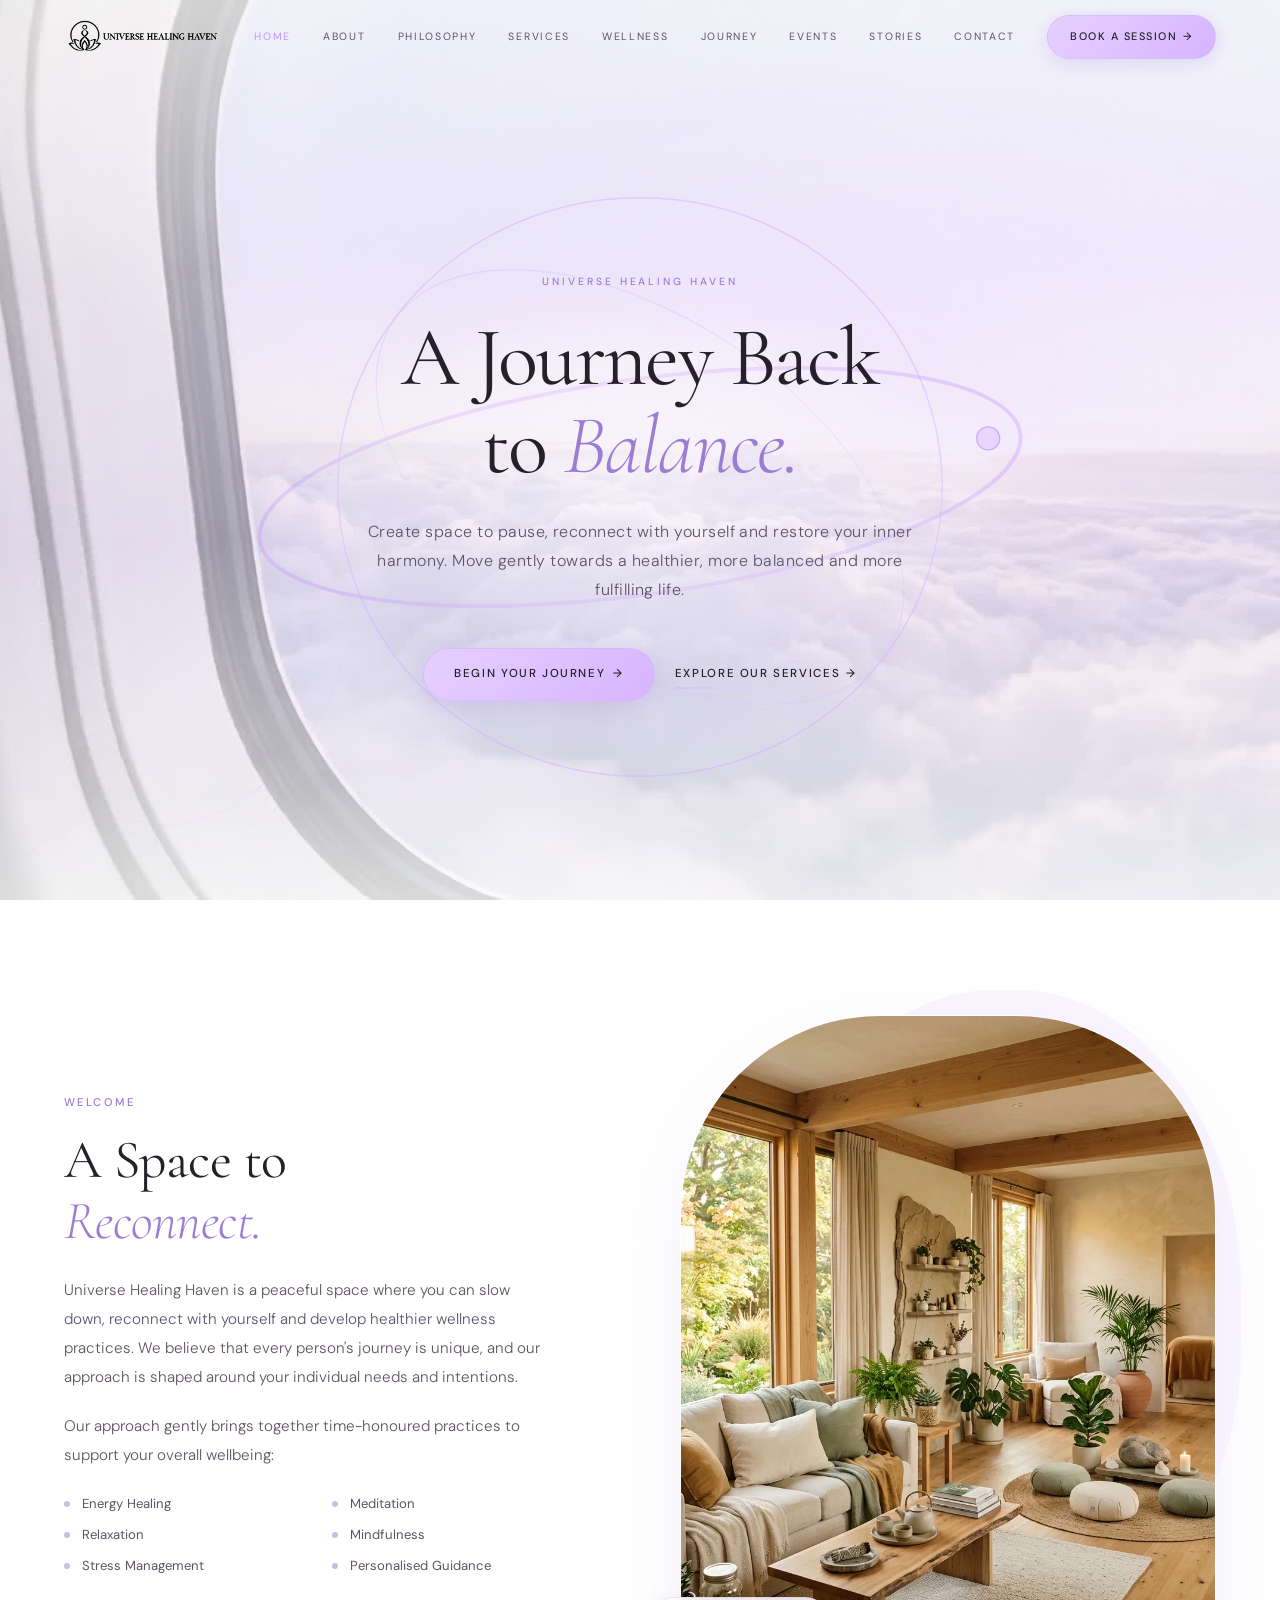
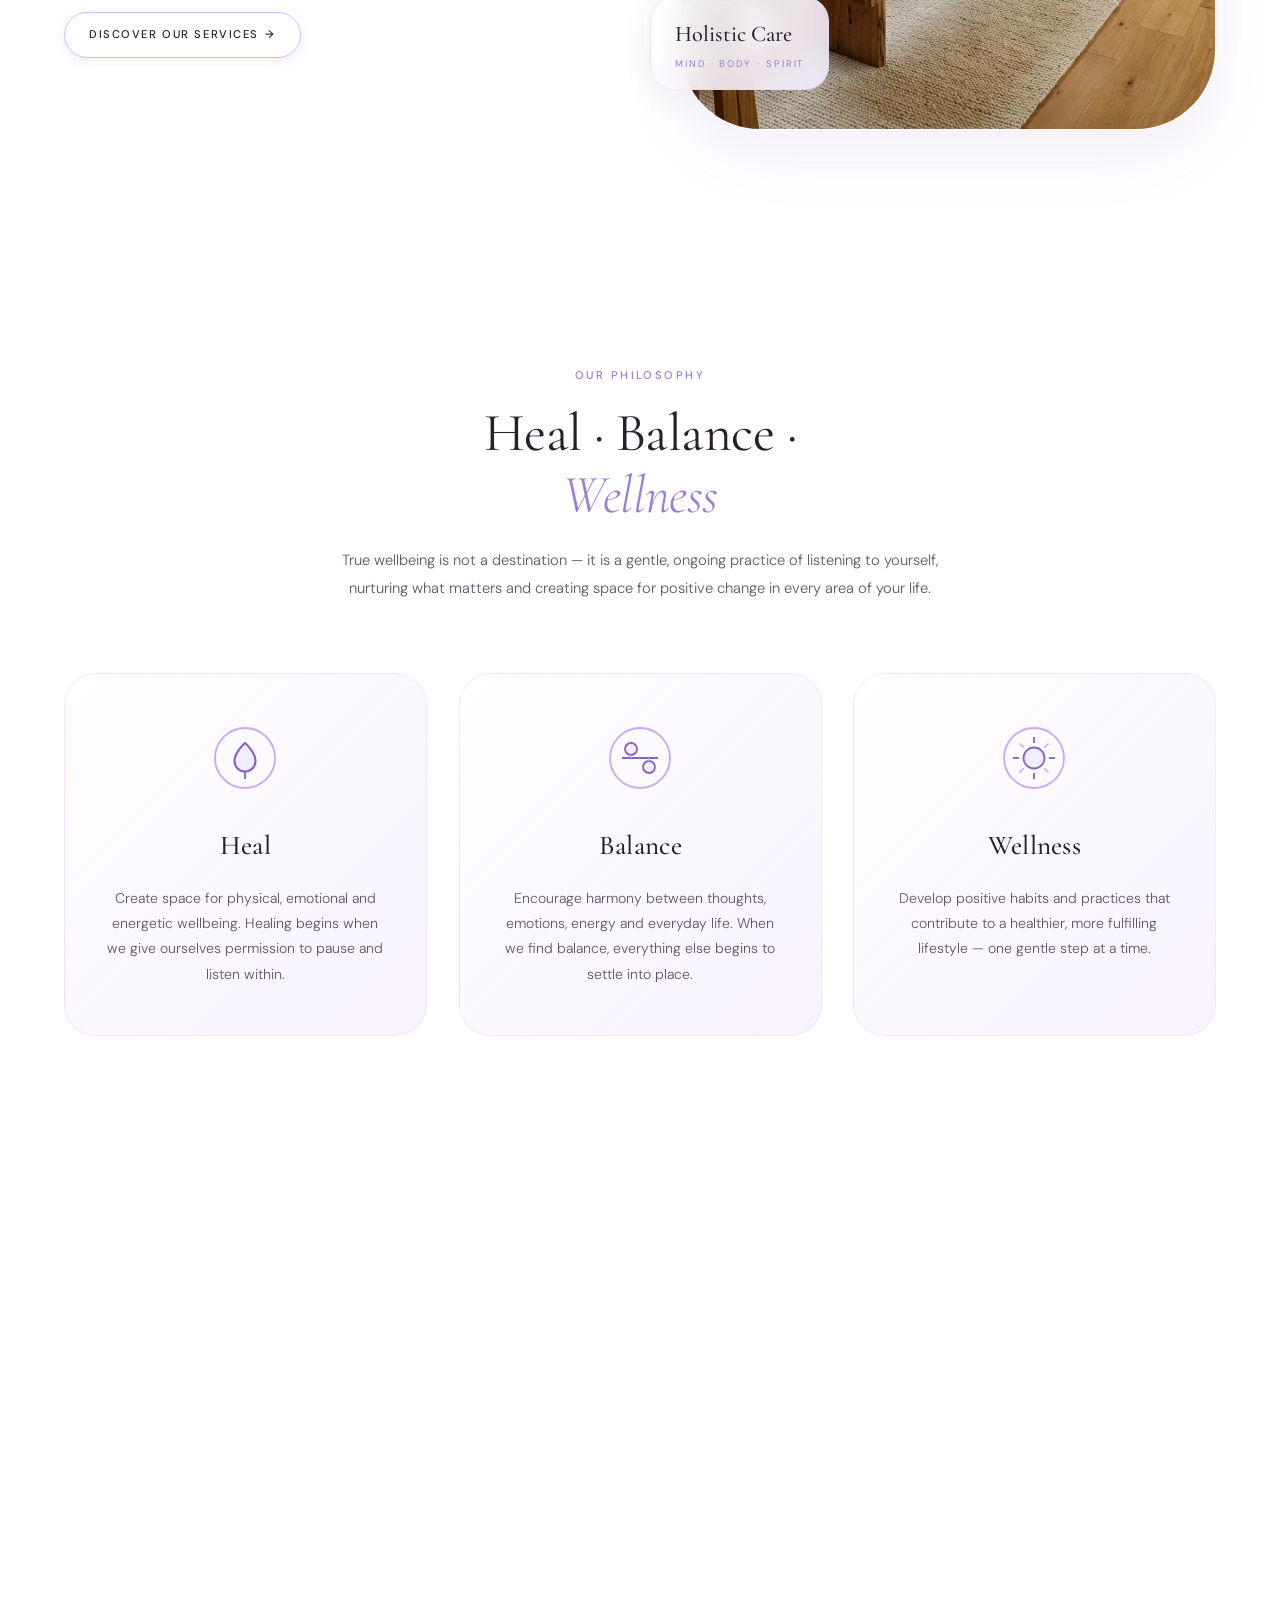
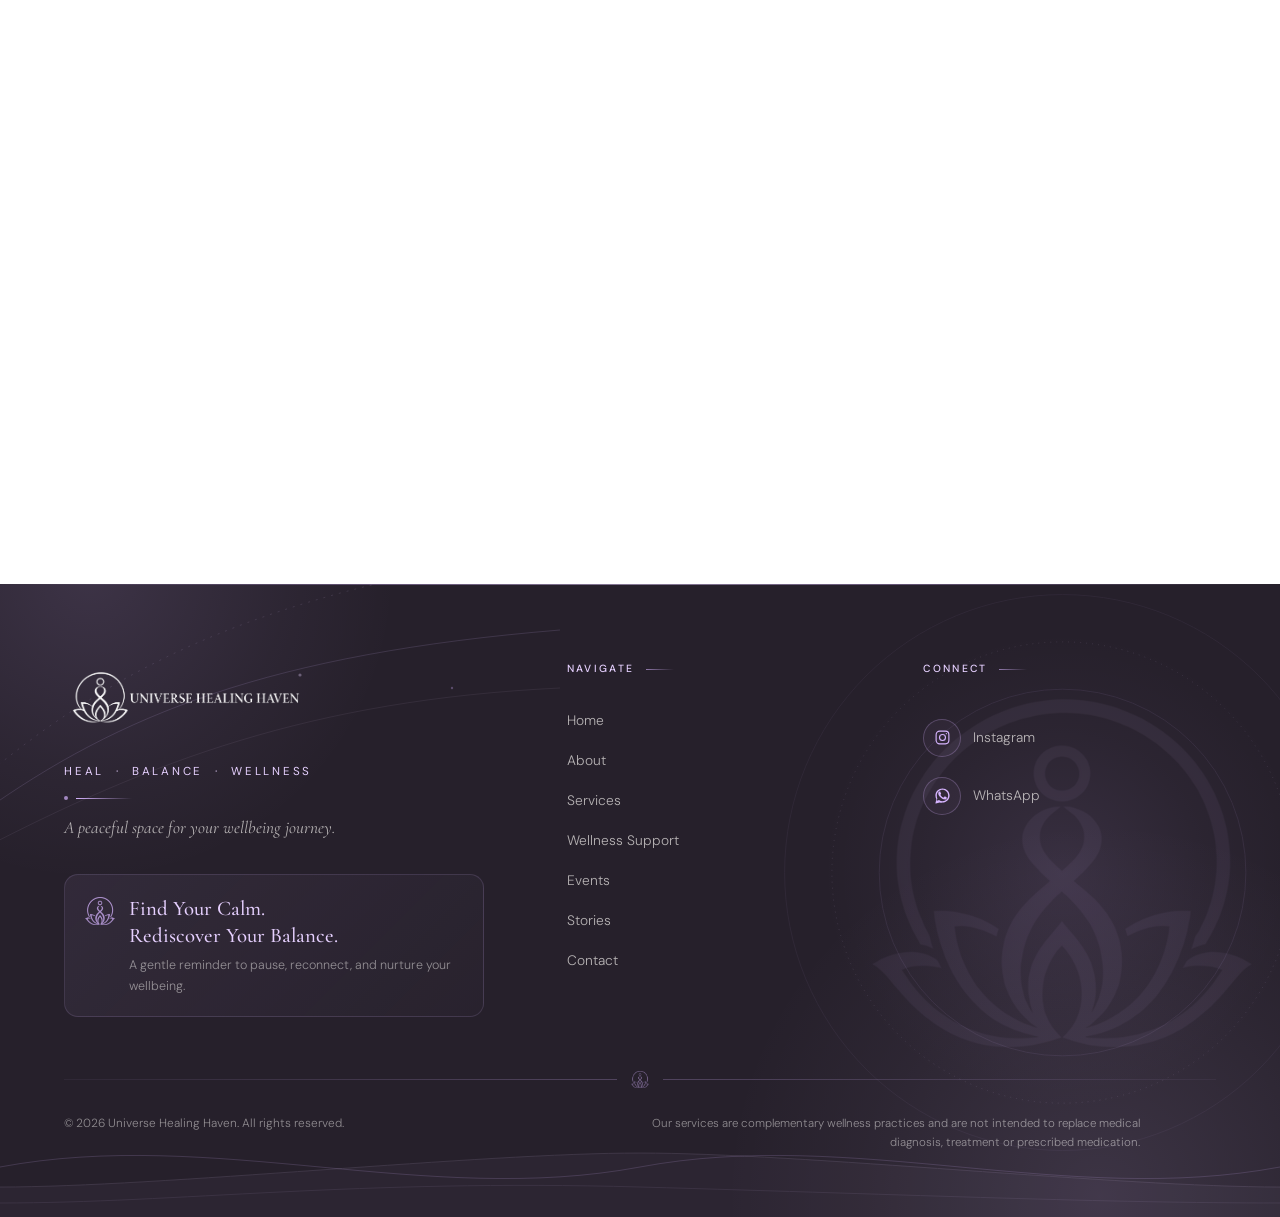
<file: index.html>
<!DOCTYPE html>
<html lang="en">
<head>
  <meta charset="UTF-8" />
  <meta name="viewport" content="width=device-width, initial-scale=1.0" />
  <title>Universe Healing Haven — Heal · Balance · Wellness</title>
  <meta name="description" content="A peaceful sanctuary for holistic wellness, relaxation and inner balance." />
  <meta name="keywords" content="healing, wellness, energy healing, meditation, mindfulness, stress management, holistic health, balance, relaxation" />
  <link rel="preconnect" href="https://fonts.googleapis.com" />
  <link rel="preconnect" href="https://fonts.gstatic.com" crossorigin />
  <link href="https://fonts.googleapis.com/css2?family=Cormorant+Garamond:ital,wght@0,400;0,500;0,600;1,400;1,500&family=DM+Sans:wght@300;400;500&display=swap" rel="stylesheet" />
  <script>document.documentElement.classList.add('js');setTimeout(function(){if(!window.__uhhReveal)document.documentElement.classList.remove('js')},4000);</script>
  <link rel="icon" type="image/png" sizes="32x32" href="assets/icons/favicon-32.png" />
  <link rel="icon" type="image/png" sizes="192x192" href="assets/icons/favicon-192.png" />
  <link rel="apple-touch-icon" href="assets/icons/apple-touch-icon.png" />
  <link rel="preload" as="image" href="logofb.webp" type="image/webp" fetchpriority="high" />

  <!-- Open Graph / WhatsApp / Facebook Preview Tags -->
  <meta property="og:type" content="website" />
  <meta property="og:url" content="https://universehealinghaven.vercel.app/" />
  <meta property="og:title" content="Universe Healing Haven — Heal • Balance • Wellness" />
  <meta property="og:description" content="A peaceful sanctuary for holistic wellness, relaxation and inner balance." />
  <meta property="og:image" content="https://universehealinghaven.vercel.app/og-image.png" />
  <meta property="og:image:secure_url" content="https://universehealinghaven.vercel.app/og-image.png" />
  <meta property="og:image:type" content="image/png" />
  <meta property="og:image:width" content="600" />
  <meta property="og:image:height" content="600" />
  <meta property="og:image:alt" content="Universe Healing Haven official website preview image" />
  <meta property="og:site_name" content="Universe Healing Haven" />

  <!-- Twitter / X Card Meta Tags -->
  <meta name="twitter:card" content="summary" />
  <meta name="twitter:url" content="https://universehealinghaven.vercel.app/" />
  <meta name="twitter:title" content="Universe Healing Haven — Heal • Balance • Wellness" />
  <meta name="twitter:description" content="A peaceful sanctuary for holistic wellness, relaxation and inner balance." />
  <meta name="twitter:image" content="https://universehealinghaven.vercel.app/og-image.png" />
  <meta name="twitter:image:alt" content="Universe Healing Haven official website preview image" />

  <link rel="stylesheet" href="style.css?v=6" />
</head>
<body>

  <!-- ═══════════════════════════════ ATMOSPHERIC LAYER ═══════════════════════════════ -->
  <div class="atmosphere-glow" aria-hidden="true">
    <div class="glow-orb glow-orb--1"></div>
    <div class="glow-orb glow-orb--2"></div>
    <div class="glow-orb glow-orb--3"></div>
  </div>
  <div class="cursor-glow" id="cursor-glow" aria-hidden="true"></div>

  <!-- ═══════════════════════════════ SCROLL BACKGROUND ANIMATION ═══════════════════════════════ -->
  <div class="scroll-bg-wrap" id="scroll-bg-wrap" aria-hidden="true">
    <canvas class="scroll-bg-canvas" id="scroll-bg-canvas"></canvas>
    <div class="scroll-bg-overlay"></div>
  </div>

  <!-- ═══════════════════════════════ HEADER ═══════════════════════════════ -->

  <header class="site-header" id="site-header">
    <div class="header-inner">
      <a href="#home" class="logo-group" aria-label="Universe Healing Haven Homepage">
        <picture>
          <source srcset="logofb.webp" type="image/webp">
          <img src="logofb.png" alt="Universe Healing Haven Logo" class="site-logo" width="2172" height="724" decoding="async" fetchpriority="high" />
        </picture>
      </a>
      <nav class="main-nav" id="main-nav">
        <a href="#home" class="nav-link">Home</a>
        <a href="#about" class="nav-link">About</a>
        <a href="#philosophy" class="nav-link">Philosophy</a>
        <a href="#services" class="nav-link">Services</a>
        <a href="#wellness" class="nav-link">Wellness</a>
        <a href="#journey" class="nav-link">Journey</a>
        <a href="#events" class="nav-link">Events</a>
        <a href="#testimonials" class="nav-link">Stories</a>
        <a href="#contact" class="nav-link">Contact</a>
      </nav>
      <a href="#contact" class="btn-book">Book a Session &rarr;</a>
      <button class="hamburger" id="hamburger" aria-label="Open menu">
        <span></span><span></span><span></span>
      </button>
    </div>
  </header>

  <div class="mobile-nav" id="mobile-nav">
    <button class="mobile-nav-close" id="mobile-nav-close" aria-label="Close menu">&times;</button>
    <picture>
      <source srcset="logov.webp" type="image/webp">
      <img src="logov.png" alt="Universe Healing Haven Logo" class="mobile-logo" width="1774" height="887" loading="lazy" decoding="async" />
    </picture>
    <a href="#home" class="mobile-nav-link">Home</a>
    <a href="#about" class="mobile-nav-link">About</a>
    <a href="#philosophy" class="mobile-nav-link">Philosophy</a>
    <a href="#services" class="mobile-nav-link">Services</a>
    <a href="#wellness" class="mobile-nav-link">Wellness</a>
    <a href="#journey" class="mobile-nav-link">Journey</a>
    <a href="#events" class="mobile-nav-link">Events</a>
    <a href="#testimonials" class="mobile-nav-link">Stories</a>
    <a href="#contact" class="mobile-nav-link">Contact</a>
    <a href="#contact" class="btn-book mobile-book">Book a Session &rarr;</a>
  </div>

  <main>

    <!-- ═══════════════════════════════ HERO ═══════════════════════════════ -->
    <section class="hero-section" id="home">
      <!-- 3D orbital halo: WebGL canvas is injected by assets/js/halo3d.js; the SVG is the static fallback -->
      <div class="hero-halo" aria-hidden="true">
        <svg class="hero-halo-fallback" viewBox="0 0 1000 600" fill="none" xmlns="http://www.w3.org/2000/svg">
          <ellipse cx="500" cy="300" rx="236" ry="226" stroke="#D6B4FF" stroke-width="1.2" opacity="0.55"/>
          <ellipse cx="500" cy="300" rx="300" ry="84" stroke="#C396FC" stroke-width="3" opacity="0.35" transform="rotate(-8 500 300)"/>
          <ellipse cx="500" cy="300" rx="232" ry="132" stroke="#E0C6FF" stroke-width="1" opacity="0.5" transform="rotate(34 500 300)"/>
          <circle cx="772" cy="262" r="9" fill="#E6D0FF" stroke="#C396FC" stroke-width="1" opacity="0.8"/>
        </svg>
      </div>
      <div class="hero-inner">
        <div class="hero-text">
          <p class="hero-eyebrow">Universe Healing Haven</p>
          <h1 class="hero-headline">
            <span class="hl-line"><span class="hl-line-inner">A Journey Back</span></span><br /><span class="hl-line"><span class="hl-line-inner">to <em>Balance.</em></span></span>
          </h1>
          <p class="hero-sub">Create space to pause, reconnect with yourself and restore your inner harmony. Move gently towards a healthier, more balanced and more fulfilling life.</p>
          <div class="hero-ctas">
            <a href="#contact" class="btn-primary">Begin Your Journey &rarr;</a>
            <a href="#services" class="btn-ghost">Explore Our Services &rarr;</a>
          </div>
        </div>
      </div>
      <!-- Organic SVG curves -->
      <svg aria-hidden="true" class="hero-organic-line hero-organic-line--1" viewBox="0 0 400 300" fill="none" xmlns="http://www.w3.org/2000/svg">
        <path pathLength="1" d="M10 280 Q80 200 160 220 Q240 240 320 160 Q380 100 390 40" stroke="#D6B4FF" stroke-width="1.2" fill="none" opacity="0.35"/>
      </svg>
      <svg aria-hidden="true" class="hero-organic-line hero-organic-line--2" viewBox="0 0 300 400" fill="none" xmlns="http://www.w3.org/2000/svg">
        <path pathLength="1" d="M290 10 Q220 80 200 160 Q180 240 100 290 Q40 330 10 390" stroke="#E6D0FF" stroke-width="1.2" fill="none" opacity="0.30"/>
      </svg>
    </section>

    <!-- ═══════════════════════════════ WELCOME / INTRODUCTION ═══════════════════════════════ -->
    <section class="welcome-section" id="about">
      <div class="section-inner welcome-inner">
        <div class="welcome-text fade-in">
          <p class="eyebrow">Welcome</p>
          <h2 class="section-headline">A Space to<br /><em>Reconnect.</em></h2>
          <p class="welcome-body">Universe Healing Haven is a peaceful space where you can slow down, reconnect with yourself and develop healthier wellness practices. We believe that every person's journey is unique, and our approach is shaped around your individual needs and intentions.</p>
          <p class="welcome-body" style="margin-top:0;">Our approach gently brings together time-honoured practices to support your overall wellbeing:</p>
          <ul class="welcome-practices">
            <li>Energy Healing</li>
            <li>Meditation</li>
            <li>Relaxation</li>
            <li>Mindfulness</li>
            <li>Stress Management</li>
            <li>Personalised Guidance</li>
          </ul>
          <a href="#services" class="btn-outline">Discover Our Services &rarr;</a>
        </div>
        <div class="welcome-image-wrap fade-in" data-delay="150">
          <div class="welcome-curve-bg"></div>
          <picture class="welcome-picture">
            <source media="(max-width: 768px)" srcset="assets/about_sanctuary_mobile.webp" type="image/webp">
            <source srcset="assets/about_sanctuary.webp" type="image/webp">
            <img src="assets/about_sanctuary.jpg" alt="A warm and welcoming wellness sanctuary with natural light, green plants and soft textiles" class="welcome-img" loading="lazy" decoding="async" width="896" height="1200" />
          </picture>
          <div class="welcome-float-tag">
            <span class="float-tag-text">Holistic Care</span>
            <span class="float-tag-sub">Mind · Body · Spirit</span>
          </div>
        </div>
      </div>
    </section>

    <!-- ═══════════════════════════════ PHILOSOPHY — HEAL · BALANCE · WELLNESS ═══════════════════════════════ -->
    <section class="philosophy-section" id="philosophy">
      <div class="section-inner">
        <div class="philosophy-header fade-in">
          <p class="eyebrow">Our Philosophy</p>
          <h2 class="section-headline">Heal · Balance ·<br /><em>Wellness</em></h2>
          <p class="philosophy-intro">True wellbeing is not a destination — it is a gentle, ongoing practice of listening to yourself, nurturing what matters and creating space for positive change in every area of your life.</p>
        </div>
        <div class="pillars-grid">
          <!-- Heal -->
          <div class="pillar-card fade-in" data-delay="0">
            <div class="pillar-icon">
              <svg viewBox="0 0 48 48" fill="none" xmlns="http://www.w3.org/2000/svg">
                <circle cx="24" cy="24" r="20" stroke="#C9A8F5" stroke-width="1.2"/>
                <path d="M24 14 C24 14 17 20 17 26 C17 29.9 20.1 33 24 33 C27.9 33 31 29.9 31 26 C31 20 24 14 24 14Z" stroke="#8463C4" stroke-width="1.4" fill="rgba(214,180,255,0.22)"/>
                <line x1="24" y1="33" x2="24" y2="38" stroke="#8463C4" stroke-width="1.2"/>
              </svg>
            </div>
            <h3 class="pillar-title">Heal</h3>
            <p class="pillar-text">Create space for physical, emotional and energetic wellbeing. Healing begins when we give ourselves permission to pause and listen within.</p>
          </div>
          <!-- Balance -->
          <div class="pillar-card fade-in" data-delay="120">
            <div class="pillar-icon">
              <svg viewBox="0 0 48 48" fill="none" xmlns="http://www.w3.org/2000/svg">
                <circle cx="24" cy="24" r="20" stroke="#C9A8F5" stroke-width="1.2"/>
                <line x1="12" y1="24" x2="36" y2="24" stroke="#8463C4" stroke-width="1.4"/>
                <circle cx="18" cy="18" r="4" stroke="#8463C4" stroke-width="1.2" fill="rgba(214,180,255,0.22)"/>
                <circle cx="30" cy="30" r="4" stroke="#8463C4" stroke-width="1.2" fill="rgba(214,180,255,0.22)"/>
                <path d="M18 22 L18 24" stroke="#C9A8F5" stroke-width="1"/>
                <path d="M30 24 L30 26" stroke="#C9A8F5" stroke-width="1"/>
              </svg>
            </div>
            <h3 class="pillar-title">Balance</h3>
            <p class="pillar-text">Encourage harmony between thoughts, emotions, energy and everyday life. When we find balance, everything else begins to settle into place.</p>
          </div>
          <!-- Wellness -->
          <div class="pillar-card fade-in" data-delay="240">
            <div class="pillar-icon">
              <svg viewBox="0 0 48 48" fill="none" xmlns="http://www.w3.org/2000/svg">
                <circle cx="24" cy="24" r="20" stroke="#C9A8F5" stroke-width="1.2"/>
                <circle cx="24" cy="24" r="7" stroke="#8463C4" stroke-width="1.2" fill="rgba(214,180,255,0.22)"/>
                <line x1="24" y1="10" x2="24" y2="14" stroke="#8463C4" stroke-width="1.2"/>
                <line x1="24" y1="34" x2="24" y2="38" stroke="#8463C4" stroke-width="1.2"/>
                <line x1="10" y1="24" x2="14" y2="24" stroke="#8463C4" stroke-width="1.2"/>
                <line x1="34" y1="24" x2="38" y2="24" stroke="#8463C4" stroke-width="1.2"/>
                <line x1="14.3" y1="14.3" x2="17.2" y2="17.2" stroke="#C9A8F5" stroke-width="1"/>
                <line x1="30.8" y1="30.8" x2="33.7" y2="33.7" stroke="#C9A8F5" stroke-width="1"/>
                <line x1="33.7" y1="14.3" x2="30.8" y2="17.2" stroke="#C9A8F5" stroke-width="1"/>
                <line x1="17.2" y1="30.8" x2="14.3" y2="33.7" stroke="#C9A8F5" stroke-width="1"/>
              </svg>
            </div>
            <h3 class="pillar-title">Wellness</h3>
            <p class="pillar-text">Develop positive habits and practices that contribute to a healthier, more fulfilling lifestyle — one gentle step at a time.</p>
          </div>
        </div>
      </div>
    </section>

    <!-- ═══════════════════════════════ SERVICES ═══════════════════════════════ -->
    <section class="services-section" id="services">
      <div class="section-inner">
        <div class="services-header fade-in">
          <p class="eyebrow">Our Wellness Services</p>
          <h2 class="section-headline">Personalised Paths<br />to <em>Wellbeing</em></h2>
          <p class="services-intro">Each of our services is designed to meet you where you are and gently guide you toward greater balance, clarity and inner peace.</p>
        </div>
        <div class="services-grid">
          <!-- Energy Healing -->
          <div class="service-card fade-in" data-delay="0">
            <div class="service-icon">
              <svg viewBox="0 0 28 28" fill="none" xmlns="http://www.w3.org/2000/svg">
                <path d="M14 3 C14 3 5 10 5 16 C5 21 9 25 14 25 C19 25 23 21 23 16 C23 10 14 3 14 3Z" stroke="#8463C4" stroke-width="1.3" fill="none"/>
                <path d="M14 10 L14 18 M10 14 L18 14" stroke="#B08EE6" stroke-width="1.2"/>
              </svg>
            </div>
            <h3 class="service-title">Energy Healing</h3>
            <p class="service-desc">Personalised sessions focused on releasing tension, restoring balance and supporting your body's natural capacity for relaxation and wellbeing.</p>
          </div>
          <!-- Meditation & Mindfulness -->
          <div class="service-card fade-in" data-delay="80">
            <div class="service-icon">
              <svg viewBox="0 0 28 28" fill="none" xmlns="http://www.w3.org/2000/svg">
                <circle cx="14" cy="14" r="10" stroke="#8463C4" stroke-width="1.3" fill="none"/>
                <circle cx="14" cy="14" r="4" stroke="#B08EE6" stroke-width="1.2" fill="rgba(214,180,255,0.18)"/>
                <line x1="14" y1="4" x2="14" y2="7" stroke="#C9A8F5" stroke-width="1"/>
                <line x1="14" y1="21" x2="14" y2="24" stroke="#C9A8F5" stroke-width="1"/>
              </svg>
            </div>
            <h3 class="service-title">Meditation &amp; Mindfulness</h3>
            <p class="service-desc">Guided practices designed to encourage calmness, present-moment awareness, mental clarity and a deeper sense of inner peace.</p>
          </div>
          <!-- Stress Management -->
          <div class="service-card fade-in" data-delay="160">
            <div class="service-icon">
              <svg viewBox="0 0 28 28" fill="none" xmlns="http://www.w3.org/2000/svg">
                <path d="M4 20 Q8 12 14 14 Q20 16 24 8" stroke="#8463C4" stroke-width="1.3" fill="none"/>
                <circle cx="4" cy="20" r="2" fill="#C9A8F5"/>
                <circle cx="24" cy="8" r="2" fill="#B08EE6"/>
              </svg>
            </div>
            <h3 class="service-title">Stress Management</h3>
            <p class="service-desc">Practical, compassionate approaches for managing everyday stress, building emotional resilience and creating greater calm in your daily life.</p>
          </div>
          <!-- Sleep & Relaxation -->
          <div class="service-card fade-in" data-delay="240">
            <div class="service-icon">
              <svg viewBox="0 0 28 28" fill="none" xmlns="http://www.w3.org/2000/svg">
                <path d="M20 8 C16 6 11 8 10 12 C9 16 12 20 16 21 C20 22 24 19 25 15 C22 17 18 16 16 14 C14 12 14 8 17 6" stroke="#8463C4" stroke-width="1.3" fill="none"/>
                <circle cx="21" cy="5" r="1" fill="#C396FC"/>
                <circle cx="25" cy="9" r="0.8" fill="#C396FC"/>
              </svg>
            </div>
            <h3 class="service-title">Sleep &amp; Relaxation</h3>
            <p class="service-desc">Gentle wellness practices that support restful sleep, calm the mind and help your body return to its natural state of ease and restoration.</p>
          </div>
          <!-- Emotional Wellness -->
          <div class="service-card fade-in" data-delay="320">
            <div class="service-icon">
              <svg viewBox="0 0 28 28" fill="none" xmlns="http://www.w3.org/2000/svg">
                <path d="M14 24 C14 24 4 18 4 11 C4 7 7 4 10 4 C12.5 4 14 6 14 6 C14 6 15.5 4 18 4 C21 4 24 7 24 11 C24 18 14 24 14 24Z" stroke="#8463C4" stroke-width="1.3" fill="rgba(214,180,255,0.15)"/>
              </svg>
            </div>
            <h3 class="service-title">Emotional Wellness</h3>
            <p class="service-desc">A safe and compassionate space supporting emotional awareness, confidence, positive thinking and personal growth at your own pace.</p>
          </div>
          <!-- Kids Wellness & Super Brain Yoga -->
          <div class="service-card fade-in" data-delay="400">
            <div class="service-icon">
              <svg viewBox="0 0 28 28" fill="none" xmlns="http://www.w3.org/2000/svg">
                <circle cx="14" cy="10" r="6" stroke="#8463C4" stroke-width="1.3" fill="none"/>
                <path d="M8 25 Q14 20 20 25" stroke="#8463C4" stroke-width="1.3" fill="none"/>
                <circle cx="12" cy="9" r="1" fill="#B08EE6"/>
                <circle cx="16" cy="9" r="1" fill="#B08EE6"/>
                <path d="M12 12 Q14 14 16 12" stroke="#C9A8F5" stroke-width="1"/>
              </svg>
            </div>
            <h3 class="service-title">Kids Wellness &amp; Super Brain Yoga</h3>
            <p class="service-desc">Simple, engaging practices designed to support children's concentration, memory, confidence and overall wellbeing through playful, age-appropriate activities.</p>
          </div>
        </div>
        <div class="services-footer fade-in">
          <a href="#contact" class="btn-primary">Explore Wellness Services &rarr;</a>
        </div>
      </div>
    </section>

    <!-- ═══════════════════════════════ HOLISTIC WELLNESS SUPPORT ═══════════════════════════════ -->
    <section class="wellness-section" id="wellness">
      <div class="section-inner wellness-inner">
        <div class="wellness-text-col fade-in">
          <p class="eyebrow">Holistic Wellness Support</p>
          <h2 class="section-headline">Complementary<br /><em>Wellbeing</em></h2>
          <p class="wellness-body">Universe Healing Haven provides complementary wellness support for people seeking to improve their overall quality of life. Our practices work alongside — and never replace — appropriate professional medical care.</p>
          <p class="wellness-body" style="margin-top:0;">We offer supportive wellness practices in areas such as:</p>
          <ul class="wellness-areas">
            <li class="wellness-area-item">
              <span class="wellness-area-icon"></span>
              Stress Management
            </li>
            <li class="wellness-area-item">
              <span class="wellness-area-icon"></span>
              Sleep &amp; Relaxation
            </li>
            <li class="wellness-area-item">
              <span class="wellness-area-icon"></span>
              Emotional Wellbeing
            </li>
            <li class="wellness-area-item">
              <span class="wellness-area-icon"></span>
              Mental Clarity &amp; Focus
            </li>
            <li class="wellness-area-item">
              <span class="wellness-area-icon"></span>
              Thyroid-related Wellness
            </li>
            <li class="wellness-area-item">
              <span class="wellness-area-icon"></span>
              Gallbladder-related Wellness
            </li>
            <li class="wellness-area-item">
              <span class="wellness-area-icon"></span>
              Blood Pressure Wellness
            </li>
            <li class="wellness-area-item">
              <span class="wellness-area-icon"></span>
              General Energy &amp; Vitality
            </li>
          </ul>
        </div>
        <div class="wellness-disclaimer-col fade-in" data-delay="150">
          <div class="disclaimer-card">
            <div class="disclaimer-icon">
              <svg viewBox="0 0 22 22" fill="none" xmlns="http://www.w3.org/2000/svg">
                <circle cx="11" cy="11" r="9" stroke="#8463C4" stroke-width="1.3"/>
                <line x1="11" y1="7" x2="11" y2="13" stroke="#8463C4" stroke-width="1.5" stroke-linecap="round"/>
                <circle cx="11" cy="15.5" r="0.8" fill="#8463C4"/>
              </svg>
            </div>
            <h3 class="disclaimer-title">Important Notice</h3>
            <p class="disclaimer-text">At Universe Healing Haven, we are committed to supporting your overall wellbeing through holistic and complementary practices. Our services are designed to complement — not replace — the care provided by qualified medical professionals.</p>
            <span class="disclaimer-highlight">"Our services are complementary wellness practices and are not intended to replace medical diagnosis, treatment or prescribed medication."</span>
            <p class="disclaimer-text" style="margin-top:16px;">We always encourage you to continue following the guidance of your healthcare provider and to view our offerings as a supportive addition to your overall health journey.</p>
          </div>
        </div>
      </div>
    </section>

    <!-- ═══════════════════════════════ THE JOURNEY ═══════════════════════════════ -->
    <section class="journey-section" id="journey">
      <div class="section-inner">
        <div class="journey-header fade-in">
          <p class="eyebrow">Your Wellness Journey</p>
          <h2 class="section-headline">The Path to<br /><em>Transformation</em></h2>
          <p class="journey-intro">Every meaningful journey begins with a single step. Here is how we walk alongside you, gently and at your own pace.</p>
        </div>
        <div class="journey-steps">
          <div class="journey-step fade-in" data-delay="0">
            <div class="journey-step-number">1</div>
            <h3 class="journey-step-title">Connect</h3>
            <p class="journey-step-text">We begin by understanding your needs, concerns and personal wellness goals — creating a foundation built on trust.</p>
          </div>
          <div class="journey-step fade-in" data-delay="120">
            <div class="journey-step-number">2</div>
            <h3 class="journey-step-title">Heal</h3>
            <p class="journey-step-text">Create space for relaxation, self-awareness and positive change through personalised healing sessions.</p>
          </div>
          <div class="journey-step fade-in" data-delay="240">
            <div class="journey-step-number">3</div>
            <h3 class="journey-step-title">Balance</h3>
            <p class="journey-step-text">Develop practices and insights that support greater harmony, emotional stability and clarity in everyday life.</p>
          </div>
          <div class="journey-step fade-in" data-delay="360">
            <div class="journey-step-number">4</div>
            <h3 class="journey-step-title">Wellness</h3>
            <p class="journey-step-text">Build sustainable, positive habits that support your ongoing wellbeing — long after each session ends.</p>
          </div>
        </div>
        <div class="journey-quote fade-in">
          <blockquote>&ldquo;Small changes can create meaningful transformation.&rdquo;</blockquote>
        </div>
      </div>
    </section>

    <!-- ═══════════════════════════════ WHY US ═══════════════════════════════ -->
    <section class="why-section" id="why-us">
      <div class="section-inner">
        <div class="why-header fade-in">
          <p class="eyebrow">Why Universe Healing Haven</p>
          <h2 class="section-headline">A Place Where<br /><em>You Matter</em></h2>
        </div>
        <div class="why-grid">
          <div class="why-card fade-in" data-delay="0">
            <div class="why-icon">
              <svg viewBox="0 0 24 24" fill="none" xmlns="http://www.w3.org/2000/svg">
                <path d="M12 2 L12 22 M7 7 Q12 2 17 7 M7 17 Q12 22 17 17" stroke="#8463C4" stroke-width="1.3" fill="none"/>
                <circle cx="12" cy="12" r="3" stroke="#C396FC" stroke-width="1.2" fill="rgba(214,180,255,0.18)"/>
              </svg>
            </div>
            <h3 class="why-title">Personalised Care</h3>
            <p class="why-text">Every person's journey is different. Our sessions are thoughtfully adapted to your individual needs, pace and personal goals.</p>
          </div>
          <div class="why-card fade-in" data-delay="100">
            <div class="why-icon">
              <svg viewBox="0 0 24 24" fill="none" xmlns="http://www.w3.org/2000/svg">
                <circle cx="12" cy="12" r="9" stroke="#8463C4" stroke-width="1.3" fill="none"/>
                <circle cx="12" cy="12" r="4" stroke="#C396FC" stroke-width="1" fill="none"/>
                <circle cx="12" cy="12" r="1" fill="#C396FC"/>
              </svg>
            </div>
            <h3 class="why-title">Holistic Approach</h3>
            <p class="why-text">We focus on your complete wellbeing — mind, body and spirit — rather than addressing health as a single, isolated area.</p>
          </div>
          <div class="why-card fade-in" data-delay="200">
            <div class="why-icon">
              <svg viewBox="0 0 24 24" fill="none" xmlns="http://www.w3.org/2000/svg">
                <path d="M4 20 Q12 4 20 20" stroke="#8463C4" stroke-width="1.3" fill="none"/>
                <line x1="12" y1="8" x2="12" y2="16" stroke="#C396FC" stroke-width="1.2"/>
                <circle cx="12" cy="6" r="1.5" fill="rgba(214,180,255,0.3)" stroke="#C396FC" stroke-width="1"/>
              </svg>
            </div>
            <h3 class="why-title">Peaceful Environment</h3>
            <p class="why-text">A warm and welcoming space where you can slow down, feel safe, reconnect with yourself and focus entirely on your wellbeing.</p>
          </div>
          <div class="why-card fade-in" data-delay="300">
            <div class="why-icon">
              <svg viewBox="0 0 24 24" fill="none" xmlns="http://www.w3.org/2000/svg">
                <path d="M4 18 L8 14 L12 16 L16 10 L20 6" stroke="#8463C4" stroke-width="1.3" fill="none"/>
                <circle cx="20" cy="6" r="2" fill="rgba(214,180,255,0.3)" stroke="#C396FC" stroke-width="1"/>
                <path d="M17 6 L20 6 L20 9" stroke="#C396FC" stroke-width="1"/>
              </svg>
            </div>
            <h3 class="why-title">Continuous Growth</h3>
            <p class="why-text">We encourage practical wellness habits that can gradually become a natural, sustainable part of your everyday life.</p>
          </div>
        </div>
      </div>
    </section>

    <!-- ═══════════════════════════════ MAJOR EVENTS ═══════════════════════════════ -->
    <section class="events-section" id="events">
      <div class="events-inner-light" aria-hidden="true"></div>
      <div class="section-inner">
        <div class="events-header fade-in">
          <p class="eyebrow" style="color: #9B7DD4;">Upcoming</p>
          <h2 class="section-headline">Major <em>Events</em></h2>
          <p class="events-intro">Explore the upcoming international conferences and academic events hosted and associated with our community.</p>
        </div>
        <!-- Events are rendered dynamically by app.js via the majorEvents data array -->
        <div class="events-list" id="events-list"></div>
        <!-- Empty state shown when no events -->
        <div class="events-empty" id="events-empty" style="display:none;">
          <p class="events-empty-text">No upcoming events at the moment. Please check back soon.</p>
        </div>
      </div>
    </section>

    <!-- ═══════════════════════════════ FOUNDER ═══════════════════════════════ -->
    <section class="founder-section" id="founder">
      <!-- Subtle inner light glow -->
      <div class="founder-inner-light" aria-hidden="true"></div>
      <div class="section-inner founder-inner">
        <div class="founder-image-col fade-in">
          <div class="founder-image-wrap">
            <div class="founder-orbit" aria-hidden="true">
              <span class="founder-orbit-ring founder-orbit-ring--1"></span>
              <span class="founder-orbit-ring founder-orbit-ring--2"></span>
            </div>
            <span class="founder-orb" aria-hidden="true"></span>
            <div class="founder-curve-bg"></div>
            <div class="founder-frame">
              <picture>
                <source media="(max-width: 768px)" srcset="founder_mobile.webp" type="image/webp">
                <source srcset="founder.webp" type="image/webp">
                <img src="founder.jpeg" alt="Jennifer John — Founder of Universe Healing Haven &amp; Healer" class="founder-img" loading="lazy" decoding="async" width="1086" height="1448" />
              </picture>
            </div>
            <!-- Thin organic decorative curve -->
            <svg class="founder-decorative-curve" viewBox="0 0 120 280" fill="none" xmlns="http://www.w3.org/2000/svg" aria-hidden="true">
              <path pathLength="1" d="M60 0 Q20 70 80 140 Q110 180 50 230 Q30 260 60 280" stroke="#D6B4FF" stroke-width="1.2" fill="none" opacity="0.5"/>
            </svg>
            <div class="founder-float-tag">
              <span class="founder-tag-name">Jennifer John</span>
              <span class="founder-tag-role">Founder of Universe Healing Haven &amp; Healer</span>
            </div>
          </div>
        </div>
        <div class="founder-text-col">
          <p class="eyebrow fade-in" data-delay="0" style="color: #C396FC;">Meet the Founder</p>
          <h2 class="section-headline fade-in" data-delay="80">Jennifer<br /><em>John</em></h2>
          <p class="founder-subtitle fade-in" data-delay="160">Founder of Universe Healing Haven &amp; Healer</p>
          <p class="founder-body fade-in" data-delay="240">Jennifer John is a wonderful and compassionate healer dedicated to serving humanity and nurturing holistic well-being. Guided by her Guru's blessings, she strives to ease suffering, inspire positivity, and bring hope, peace, and comfort to every healing journey.</p>
          <div class="founder-quote-box fade-in" data-delay="400">
            <div class="founder-quote-line"></div>
            <blockquote class="founder-quote-text">&ldquo;A space to pause, breathe and return to yourself.&rdquo;</blockquote>
          </div>
          <a href="#contact" class="btn-text-link founder-cta fade-in" data-delay="480">Know More &rarr;</a>
        </div>
      </div>
    </section>

    <!-- ═══════════════════════════════ STORIES OF HOPE & HEALING ═══════════════════════════════ -->
    <section class="testimonials-section" id="testimonials">
      <div class="testimonials-inner-light" aria-hidden="true"></div>
      <div class="section-inner">
        <!-- Section Header -->
        <div class="testimonials-header fade-in">
          <p class="eyebrow" style="color: #9B7DD4;">Client Voices</p>
          <h2 class="section-headline">Stories of <em>Hope &amp; Healing</em></h2>
          <div class="testimonials-quote-badge" aria-hidden="true">
            <svg viewBox="0 0 32 32" fill="currentColor">
              <path d="M10 8c-3.3 0-6 2.7-6 6v10h10V14H8c0-1.1.9-2 2-2V8zm14 0c-3.3 0-6 2.7-6 6v10h10V14h-6c0-1.1.9-2 2-2V8z"/>
            </svg>
          </div>
          <p class="testimonials-intro">&ldquo;Every journey is unique. Every story carries hope. Discover experiences of care, positivity, and wellbeing.&rdquo;</p>
        </div>
      </div>

      <!-- ── Marquee Rows (full-width, outside section-inner for edge-to-edge effect) ── -->
      <div class="marquee-wrapper" aria-label="Client testimonials carousel" role="region">
        <!-- Single scrolling row -->
        <div class="marquee-row">
          <div class="marquee-track marquee-track--row1" id="marquee-track-1"></div>
        </div>
      </div>

    </section>

    <!-- ═══════════════════════════════ CALL TO ACTION ═══════════════════════════════ -->
    <section class="cta-section">
      <div class="cta-bg">
        <picture>
          <source media="(max-width: 768px)" srcset="assets/cta_wellness_mobile.webp" type="image/webp">
          <source srcset="assets/cta_wellness.webp" type="image/webp">
          <img src="assets/cta_wellness.jpg" alt="Peaceful zen garden with soft light" loading="lazy" decoding="async" width="1376" height="768" />
        </picture>
        <div class="cta-overlay"></div>
      </div>
      <div class="section-inner">
        <div class="cta-content fade-in">
          <h2 class="cta-headline">
            You deserve time to <em>pause.</em><br />
            You deserve to feel <em>balanced.</em><br />
            You deserve to feel <em>well.</em>
          </h2>
          <p class="cta-sub">Take the first step towards greater harmony and wellbeing. We are here whenever you are ready.</p>
          <div class="cta-buttons">
            <a href="#contact" class="btn-cta-primary">Book a Session &rarr;</a>
            <a href="#contact" class="btn-cta-outline">Contact Us</a>
          </div>
        </div>
      </div>
    </section>

    <!-- ═══════════════════════════════ CONTACT ═══════════════════════════════ -->
    <section class="contact-section" id="contact">
      <div class="section-inner contact-inner">
        <div class="contact-info fade-in">
          <p class="eyebrow">Get in Touch</p>
          <h2 class="section-headline">Begin Where<br /><em>You Are.</em></h2>
          <p class="contact-body">Your journey does not need to begin perfectly — it only needs to begin. Whether you have questions, would like to learn more about our services or are ready to book your first session, we would love to hear from you.</p>

          <ul class="contact-details">
            <li class="contact-detail-item">
              <div class="contact-detail-icon">
                <svg viewBox="0 0 20 20" fill="none" xmlns="http://www.w3.org/2000/svg">
                  <path d="M5 3a2 2 0 00-2 2v10a2 2 0 002 2h10a2 2 0 002-2V5a2 2 0 00-2-2H5z" stroke="#8463C4" stroke-width="1.2" fill="none"/>
                  <path d="M7 10l2 2 4-4" stroke="#8463C4" stroke-width="1.3"/>
                </svg>
              </div>
              <div class="contact-detail-content">
                <span class="contact-detail-label">Phone / WhatsApp</span>
                <span class="contact-detail-value"><a href="tel:+919493132940">+91 9493132940</a></span>
              </div>
            </li>
          </ul>

          <div class="contact-social">
            <!-- Instagram -->
            <a href="https://www.instagram.com/universe_healing_center?utm_source=qr&igsh=d3Jrejk5ZndkZHhl" target="_blank" rel="noopener" class="social-link" aria-label="Instagram">
              <svg viewBox="0 0 24 24" xmlns="http://www.w3.org/2000/svg"><rect x="2" y="2" width="20" height="20" rx="5" stroke="currentColor" stroke-width="1.5" fill="none"/><circle cx="12" cy="12" r="5" stroke="currentColor" stroke-width="1.5" fill="none"/><circle cx="18" cy="6" r="1.2" fill="currentColor"/></svg>
            </a>
            <!-- WhatsApp -->
            <a href="https://wa.me/919493132940" target="_blank" rel="noopener" class="social-link" aria-label="WhatsApp">
              <svg viewBox="0 0 24 24" xmlns="http://www.w3.org/2000/svg"><path d="M17.472 14.382c-.297-.149-1.758-.867-2.03-.967-.273-.099-.471-.148-.67.15-.197.297-.767.966-.94 1.164-.173.199-.347.223-.644.075-.297-.15-1.255-.463-2.39-1.475-.883-.788-1.48-1.761-1.653-2.059-.173-.297-.018-.458.13-.606.134-.133.298-.347.446-.52.149-.174.198-.298.298-.497.099-.198.05-.371-.025-.52-.075-.149-.669-1.612-.916-2.207-.242-.579-.487-.5-.669-.51-.173-.008-.371-.01-.57-.01-.198 0-.52.074-.792.372-.272.297-1.04 1.016-1.04 2.479 0 1.462 1.065 2.875 1.213 3.074.149.198 2.096 3.2 5.077 4.487.709.306 1.262.489 1.694.625.712.227 1.36.195 1.871.118.571-.085 1.758-.719 2.006-1.413.248-.694.248-1.289.173-1.413-.074-.124-.272-.198-.57-.347z" fill="currentColor"/><path d="M12 2C6.486 2 2 6.486 2 12c0 1.885.522 3.647 1.427 5.155L2.06 22.574a.5.5 0 00.608.608l5.407-1.367A9.953 9.953 0 0012 22c5.514 0 10-4.486 10-10S17.514 2 12 2z" stroke="currentColor" stroke-width="1.3" fill="none"/></svg>
            </a>
          </div>
        </div>

        <div class="contact-form-wrap fade-in" data-delay="150">
          <form class="booking-form" id="booking-form" novalidate>
            <div class="form-row">
              <div class="form-group">
                <label for="fullName" class="form-label">Full Name</label>
                <input type="text" id="fullName" name="fullName" class="form-input" placeholder="Your name" autocomplete="name" required />
              </div>
              <div class="form-group">
                <label for="phone" class="form-label">Phone / WhatsApp</label>
                <input type="tel" id="phone" name="phone" class="form-input" placeholder="+91 94931 32940" autocomplete="tel" />
              </div>
            </div>
            <div class="form-row">
              <div class="form-group">
                <label for="email" class="form-label">Email</label>
                <input type="email" id="email" name="email" class="form-input" placeholder="your@email.com" autocomplete="email" required />
              </div>
              <div class="form-group">
                <label for="location" class="form-label">Location</label>
                <input type="text" id="location" name="location" class="form-input" placeholder="City / Country" />
              </div>
            </div>
            <div class="form-group">
              <label for="service" class="form-label">Preferred Service</label>
              <div class="form-select-wrap">
                <select id="service" name="service" class="form-input form-select" required>
                  <option value="" disabled selected>Choose a service</option>
                  <option value="energy-healing">Energy Healing</option>
                  <option value="meditation">Meditation &amp; Mindfulness</option>
                  <option value="stress-management">Stress Management</option>
                  <option value="sleep-relaxation">Sleep &amp; Relaxation</option>
                  <option value="emotional-wellness">Emotional Wellness</option>
                  <option value="kids-wellness">Kids Wellness &amp; Super Brain Yoga</option>
                  <option value="general-consultation">General Wellness Consultation</option>
                </select>
                <span class="select-arrow">&#8595;</span>
              </div>
            </div>
            <div class="form-group">
              <label class="form-label">Preferred Session Type</label>
              <div class="form-radio-group">
                <label class="form-radio-label">
                  <input type="radio" name="sessionType" value="online" />
                  <span>Online</span>
                </label>
                <label class="form-radio-label">
                  <input type="radio" name="sessionType" value="in-person" />
                  <span>In-Person</span>
                </label>
              </div>
            </div>
            <div class="form-group">
              <label for="message" class="form-label">Message <span class="form-optional">(optional)</span></label>
              <textarea id="message" name="message" class="form-input form-textarea" placeholder="Share anything you'd like us to know before your session..." rows="4"></textarea>
            </div>
            <button type="submit" class="btn-submit" id="submit-btn">Begin Your Journey &rarr;</button>
            <div class="form-success" id="form-success">
              <p>Thank you for reaching out. We will be in touch soon. &nbsp;<em>Breathe.</em></p>
            </div>
          </form>
        </div>
      </div>
    </section>

  </main>

  <!-- ═══════════════════════════════ FOOTER ═══════════════════════════════ -->
  <footer class="site-footer">
    <!-- Decorative layer: purely visual, sits behind all footer content -->
    <div class="footer-deco" aria-hidden="true">
      <div class="footer-glow footer-glow--tl"></div>
      <div class="footer-glow footer-glow--br"></div>
      <svg class="footer-energy" viewBox="0 0 560 300" fill="none" xmlns="http://www.w3.org/2000/svg">
        <path d="M-20 230 C 120 130, 270 70, 560 46" stroke="#D6B4FF" stroke-width="1" opacity="0.14"/>
        <path d="M-20 266 C 150 178, 310 116, 560 104" stroke="#E6D0FF" stroke-width="0.8" opacity="0.09"/>
        <path d="M-20 196 C 90 104, 210 34, 420 -10" stroke="#E0C6FF" stroke-width="0.7" stroke-dasharray="2 6" opacity="0.16"/>
        <circle cx="300" cy="91" r="1.6" fill="#E6D0FF" opacity="0.35"/>
        <circle cx="452" cy="104" r="1.2" fill="#D6B4FF" opacity="0.3"/>
      </svg>
      <div class="footer-watermark">
        <div class="footer-watermark-halo"></div>
        <svg class="footer-ripples" viewBox="0 0 100 100" fill="none" xmlns="http://www.w3.org/2000/svg">
          <circle cx="50" cy="50" r="31" stroke="#D6B4FF" stroke-width="1" vector-effect="non-scaling-stroke" opacity="0.08"/>
          <circle cx="50" cy="50" r="39" stroke="#E6D0FF" stroke-width="1" vector-effect="non-scaling-stroke" stroke-dasharray="1 5" opacity="0.12"/>
          <circle cx="50" cy="50" r="47" stroke="#D6B4FF" stroke-width="1" vector-effect="non-scaling-stroke" opacity="0.05"/>
        </svg>
        <div class="footer-watermark-mark"></div>
      </div>
      <div class="footer-waves">
        <div class="footer-waves-track">
          <svg viewBox="0 0 1440 110" preserveAspectRatio="none" fill="none" xmlns="http://www.w3.org/2000/svg">
            <path d="M0 80 C 180 80 540 46 720 46 C 900 46 1260 80 1440 80 L1440 110 L0 110 Z" fill="#D6B4FF" opacity="0.03"/>
            <path d="M0 60 C 240 20 480 100 720 60 S 1200 100 1440 60" stroke="#D6B4FF" stroke-width="1" vector-effect="non-scaling-stroke" opacity="0.16"/>
            <path d="M0 80 C 180 80 540 46 720 46 C 900 46 1260 80 1440 80" stroke="#E6D0FF" stroke-width="1" vector-effect="non-scaling-stroke" opacity="0.11"/>
            <path d="M0 96 C 200 96 400 72 720 80 S 1240 96 1440 96" stroke="#E0C6FF" stroke-width="1" vector-effect="non-scaling-stroke" opacity="0.08"/>
          </svg>
          <svg viewBox="0 0 1440 110" preserveAspectRatio="none" fill="none" xmlns="http://www.w3.org/2000/svg">
            <path d="M0 80 C 180 80 540 46 720 46 C 900 46 1260 80 1440 80 L1440 110 L0 110 Z" fill="#D6B4FF" opacity="0.03"/>
            <path d="M0 60 C 240 20 480 100 720 60 S 1200 100 1440 60" stroke="#D6B4FF" stroke-width="1" vector-effect="non-scaling-stroke" opacity="0.16"/>
            <path d="M0 80 C 180 80 540 46 720 46 C 900 46 1260 80 1440 80" stroke="#E6D0FF" stroke-width="1" vector-effect="non-scaling-stroke" opacity="0.11"/>
            <path d="M0 96 C 200 96 400 72 720 80 S 1240 96 1440 96" stroke="#E0C6FF" stroke-width="1" vector-effect="non-scaling-stroke" opacity="0.08"/>
          </svg>
        </div>
      </div>
    </div>

    <div class="footer-inner">
      <div class="footer-top">
        <div class="footer-brand fade-in">
          <picture>
            <source srcset="logow.webp" type="image/webp">
            <img src="logow.png" alt="Universe Healing Haven Logo" class="footer-logo-img" width="2172" height="724" loading="lazy" decoding="async" />
          </picture>
          <p class="footer-tagline">Heal &nbsp;&middot;&nbsp; Balance &nbsp;&middot;&nbsp; Wellness</p>
          <span class="footer-accent" aria-hidden="true"></span>
          <p class="footer-desc">A peaceful space for your wellbeing journey.</p>
        </div>
        <nav class="footer-nav-col fade-in" data-delay="100" aria-label="Footer">
          <p class="footer-heading">Navigate</p>
          <div class="footer-nav">
            <a href="#home" class="footer-nav-link">Home</a>
            <a href="#about" class="footer-nav-link">About</a>
            <a href="#services" class="footer-nav-link">Services</a>
            <a href="#wellness" class="footer-nav-link">Wellness Support</a>
            <a href="#events" class="footer-nav-link">Events</a>
            <a href="#testimonials" class="footer-nav-link">Stories</a>
            <a href="#contact" class="footer-nav-link">Contact</a>
          </div>
        </nav>
        <div class="footer-connect fade-in" data-delay="200">
          <p class="footer-heading">Connect</p>
          <a href="https://www.instagram.com/universe_healing_center?utm_source=qr&igsh=d3Jrejk5ZndkZHhl" target="_blank" rel="noopener" class="footer-social-link">
            <span class="footer-social-icon" aria-hidden="true">
              <svg viewBox="0 0 24 24" fill="none" stroke="currentColor" stroke-width="1.6" stroke-linecap="round" stroke-linejoin="round" xmlns="http://www.w3.org/2000/svg">
                <rect x="3" y="3" width="18" height="18" rx="5"/>
                <circle cx="12" cy="12" r="4.2"/>
                <circle cx="17.4" cy="6.6" r="0.9" fill="currentColor" stroke="none"/>
              </svg>
            </span>
            Instagram
          </a>
          <a href="https://wa.me/919493132940" target="_blank" rel="noopener" class="footer-social-link">
            <span class="footer-social-icon" aria-hidden="true">
              <svg viewBox="0 0 24 24" fill="currentColor" xmlns="http://www.w3.org/2000/svg">
                <path d="M17.472 14.382c-.297-.149-1.758-.867-2.03-.967-.273-.099-.471-.148-.67.15-.197.297-.767.966-.94 1.164-.173.199-.347.223-.644.075-.297-.15-1.255-.463-2.39-1.475-.883-.788-1.48-1.761-1.653-2.059-.173-.297-.018-.458.13-.606.134-.133.298-.347.446-.52.149-.174.198-.298.298-.497.099-.198.05-.371-.025-.52-.075-.149-.669-1.612-.916-2.207-.242-.579-.487-.5-.669-.51-.173-.008-.371-.01-.57-.01-.198 0-.52.074-.792.372-.272.297-1.04 1.016-1.04 2.479 0 1.462 1.065 2.875 1.213 3.074.149.198 2.096 3.2 5.077 4.487.709.306 1.262.489 1.694.625.712.227 1.36.195 1.871.118.571-.085 1.758-.719 2.006-1.413.248-.694.248-1.289.173-1.413-.074-.124-.272-.198-.57-.347z"/>
                <path d="M12 2C6.477 2 2 6.477 2 12c0 1.89.525 3.66 1.438 5.168L2.06 22.574a.5.5 0 00.608.608l5.406-1.378A9.955 9.955 0 0012 22c5.523 0 10-4.477 10-10S17.523 2 12 2zm0 18c-1.66 0-3.216-.5-4.512-1.357l-.315-.196-3.268.855.855-3.268-.196-.315A7.953 7.953 0 014 12c0-4.411 3.589-8 8-8s8 3.589 8 8-3.589 8-8 8z"/>
              </svg>
            </span>
            WhatsApp
          </a>
        </div>
        <div class="footer-message fade-in" data-delay="150">
          <span class="footer-message-mark" aria-hidden="true"></span>
          <p class="footer-message-title">Find Your Calm. Rediscover Your Balance.</p>
          <p class="footer-message-text">A gentle reminder to pause, reconnect, and nurture your wellbeing.</p>
        </div>
      </div>
      <div class="footer-divider" aria-hidden="true"><span class="footer-divider-mark"></span></div>
      <div class="footer-bottom">
        <p class="footer-copy">&copy; 2026 Universe Healing Haven. All rights reserved.</p>
        <p class="footer-disclaimer">Our services are complementary wellness practices and are not intended to replace medical diagnosis, treatment or prescribed medication.</p>
      </div>
    </div>
  </footer>

  <!-- ═══════════════════════════════ WHATSAPP FLOATING BUTTON ═══════════════════════════════ -->
  <a href="https://wa.me/919493132940" target="_blank" rel="noopener" class="whatsapp-float" aria-label="Chat on WhatsApp">
    <svg viewBox="0 0 24 24" xmlns="http://www.w3.org/2000/svg">
      <path d="M17.472 14.382c-.297-.149-1.758-.867-2.03-.967-.273-.099-.471-.148-.67.15-.197.297-.767.966-.94 1.164-.173.199-.347.223-.644.075-.297-.15-1.255-.463-2.39-1.475-.883-.788-1.48-1.761-1.653-2.059-.173-.297-.018-.458.13-.606.134-.133.298-.347.446-.52.149-.174.198-.298.298-.497.099-.198.05-.371-.025-.52-.075-.149-.669-1.612-.916-2.207-.242-.579-.487-.5-.669-.51-.173-.008-.371-.01-.57-.01-.198 0-.52.074-.792.372-.272.297-1.04 1.016-1.04 2.479 0 1.462 1.065 2.875 1.213 3.074.149.198 2.096 3.2 5.077 4.487.709.306 1.262.489 1.694.625.712.227 1.36.195 1.871.118.571-.085 1.758-.719 2.006-1.413.248-.694.248-1.289.173-1.413-.074-.124-.272-.198-.57-.347z"/>
      <path d="M12 2C6.477 2 2 6.477 2 12c0 1.89.525 3.66 1.438 5.168L2.06 22.574a.5.5 0 00.608.608l5.406-1.378A9.955 9.955 0 0012 22c5.523 0 10-4.477 10-10S17.523 2 12 2zm0 18c-1.66 0-3.216-.5-4.512-1.357l-.315-.196-3.268.855.855-3.268-.196-.315A7.953 7.953 0 014 12c0-4.411 3.589-8 8-8s8 3.589 8 8-3.589 8-8 8z"/>
    </svg>
  </a>

  <script src="assets/js/halo3d.js" defer></script>
  <script src="app.js" defer></script>
</body>
</html>
</file>
<file: style.css>
/* â•â•â•â•â•â•â•â•â•â•â•â•â•â•â•â•â•â•â•â•â•â•â•â•â•â•â•â•â•â•â•â•â•â•â•â•â•â•â•â•â•â•â•â•â•â•â•â•â•â•â•â•â•â•â•â•â•â•â•â•â•â•â•â•â•â•â•â•â•â•â•â•â•â•â•
   UNIVERSE HEALING HAVEN â€” Premium Holistic Wellness Website
   Palette : White Â· Soft Lavender #E6D0FF Â· Deeper Lavender #D6B4FF Â· Charcoal #26202B
   Typography: Cormorant Garamond (serif) + DM Sans (sans-serif)
   â•â•â•â•â•â•â•â•â•â•â•â•â•â•â•â•â•â•â•â•â•â•â•â•â•â•â•â•â•â•â•â•â•â•â•â•â•â•â•â•â•â•â•â•â•â•â•â•â•â•â•â•â•â•â•â•â•â•â•â•â•â•â•â•â•â•â•â•â•â•â•â•â•â•â• */

/* â”€â”€â”€ Design Tokens â”€â”€â”€â”€â”€â”€â”€â”€â”€â”€â”€â”€â”€â”€â”€â”€â”€â”€â”€â”€â”€â”€â”€â”€â”€â”€â”€â”€â”€â”€â”€â”€â”€â”€â”€â”€â”€â”€â”€â”€â”€â”€â”€â”€â”€â”€â”€â”€â”€â”€â”€â”€â”€â”€â”€ */
:root {
  /* â”€â”€ Lavender Sanctuary Palette â”€â”€ */
  --bg-primary:      rgba(255, 255, 255, 0.25);
  --bg-secondary:    rgba(255, 255, 255, 0.22);
  --bg-tertiary:     rgba(246, 240, 255, 0.22);
  --bg-warm:         rgba(240, 232, 255, 0.25);
  --bg-dark:         #26202B;

  --lavender:        #B8A0D6;
  --lavender-deep:   #9B7DD4;
  --lavender-light:  #D6B4FF;
  --lavender-pale:   #F3ECFF;
  --lavender-wash:   rgba(214, 180, 255, 0.15);

  --accent:          #D6B4FF;
  --accent-deep:     #9B7DD4;
  --accent-light:    #E6D0FF;
  --accent-pale:     #F8F2FF;

  /* â”€â”€ Text & Typography â”€â”€ */
  --text-dark:       #26202B;
  --text-mid:        #5E5468;
  --text-light:      #9990A3;
  --text-on-dark:    #FAF8F5;
  --text-on-accent:  #ffffff;

  /* â”€â”€ Borders & Surfaces â”€â”€ */
  --border:          rgba(214, 180, 255, 0.28);
  --border-strong:   rgba(155, 125, 212, 0.35);
  --glass-bg:        rgba(255, 255, 255, 0.78);
  --glass-card:      linear-gradient(135deg, rgba(255,255,255,0.92) 0%, rgba(246,240,255,0.85) 100%);
  --shadow-soft:     0 8px 32px rgba(38, 32, 43, 0.06);
  --shadow-hover:    0 16px 48px rgba(38, 32, 43, 0.10);
  --shadow-card:     0 4px 20px rgba(38, 32, 43, 0.05);

  /* Section surface: the treatment used by "Stories of Hope & Healing".
     Sections stay see-through (no tint, no backdrop blur) so the shared fixed
     backdrop (.scroll-bg-wrap + .scroll-bg-overlay) reads the same everywhere. */
  --section-surface:   transparent;
  --section-backdrop:  none;
  --section-glow-core: rgba(230, 208, 255, 0.26);
  --section-glow-mid:  rgba(214, 180, 255, 0.10);

  /* â”€â”€ Spacing â”€â”€ */
  --section-pad:     clamp(80px, 9vw, 130px);
  --inner-max:       1280px;
  --inner-pad:       clamp(20px, 5vw, 80px);

  /* â”€â”€ Typography â”€â”€ */
  --serif:           'Cormorant Garamond', Georgia, serif;
  --sans:            'DM Sans', system-ui, sans-serif;

  /* â”€â”€ Transitions â”€â”€ */
  --ease-out:        cubic-bezier(0.25, 0.46, 0.45, 0.94);
  --ease-slow:       cubic-bezier(0.16, 1, 0.3, 1);

  /* â”€â”€ Radii â”€â”€ */
  --radius-sm:       8px;
  --radius-md:       16px;
  --radius-lg:       24px;
  --radius-xl:       32px;
  --radius-full:     100px;
}

/* â”€â”€â”€ Reset & Base â”€â”€â”€â”€â”€â”€â”€â”€â”€â”€â”€â”€â”€â”€â”€â”€â”€â”€â”€â”€â”€â”€â”€â”€â”€â”€â”€â”€â”€â”€â”€â”€â”€â”€â”€â”€â”€â”€â”€â”€â”€â”€â”€â”€â”€â”€â”€â”€â”€â”€â”€â”€â”€â”€â”€â”€ */
*, *::before, *::after {
  box-sizing: border-box;
  margin: 0;
  padding: 0;
}

html {
  scroll-behavior: smooth;
  font-size: 16px;
  overflow-x: hidden;
}

body {
  font-family: var(--sans);
  background: transparent;
  color: var(--text-dark);
  line-height: 1.75;
  overflow-x: hidden;
  -webkit-font-smoothing: antialiased;
  text-rendering: optimizeLegibility;
}

/* Touch responsiveness: eliminate 300ms mobile tap delay */
a, button, input, select, textarea, .service-card, .pillar-card, .why-card {
  touch-action: manipulation;
}

/* â”€â”€â”€ Scroll Background Animation â”€â”€â”€â”€â”€â”€â”€â”€â”€â”€â”€â”€â”€â”€â”€â”€â”€â”€â”€â”€â”€â”€â”€â”€â”€â”€â”€â”€â”€â”€â”€â”€â”€â”€â”€â”€â”€â”€â”€â”€â”€ */
.scroll-bg-wrap {
  position: fixed;
  inset: 0;
  z-index: 0;
  pointer-events: none;
  background-color: #FFFFFF;
  transform: translateZ(0);
  will-change: transform;
}

.scroll-bg-canvas {
  width: 100%;
  height: 100%;
  object-fit: cover;
  display: block;
}

.scroll-bg-overlay {
  position: absolute;
  inset: 0;
  background: linear-gradient(
    180deg,
    rgba(255, 255, 255, 0.82) 0%,
    rgba(246, 240, 255, 0.70) 30%,
    rgba(240, 232, 255, 0.65) 60%,
    rgba(255, 255, 255, 0.80) 100%
  );
}

/* Content visibility: defer rendering of below-the-fold sections for instant loading */
.welcome-section,
.services-section,
.philosophy-section,
.wellness-section,
.journey-section,
.why-section,
.events-section,
.founder-section,
.testimonials-section,
.cta-section,
.contact-section {
  content-visibility: auto;
  contain-intrinsic-size: 1px 750px;
}

/* Ensure all page content renders above the canvas */
.site-header,
.mobile-nav,
main,
.site-footer,
.whatsapp-float {
  position: relative;
  z-index: 1;
}

.site-header,
.whatsapp-float {
  transform: translateZ(0);
}

img {
  display: block;
  max-width: 100%;
  height: auto;
}

picture {
  display: block;
}

.founder-frame picture,
.cta-bg picture {
  width: 100%;
  height: 100%;
}

a {
  text-decoration: none;
  color: inherit;
}

button {
  font-family: var(--sans);
  cursor: pointer;
  border: none;
  background: none;
}

/* â”€â”€â”€ Utility â”€â”€â”€â”€â”€â”€â”€â”€â”€â”€â”€â”€â”€â”€â”€â”€â”€â”€â”€â”€â”€â”€â”€â”€â”€â”€â”€â”€â”€â”€â”€â”€â”€â”€â”€â”€â”€â”€â”€â”€â”€â”€â”€â”€â”€â”€â”€â”€â”€â”€â”€â”€â”€â”€â”€â”€â”€â”€â”€â”€â”€ */
.section-inner {
  max-width: var(--inner-max);
  margin: 0 auto;
  padding: 0 var(--inner-pad);
}

.eyebrow {
  font-family: var(--sans);
  font-size: 0.7rem;
  font-weight: 500;
  letter-spacing: 0.22em;
  text-transform: uppercase;
  color: var(--lavender-deep);
  margin-bottom: 16px;
  display: inline-block;
}

.eyebrow--light {
  color: var(--accent-light);
}

.eyebrow--gold {
  color: var(--accent);
}

.section-headline {
  font-family: var(--serif);
  font-size: clamp(2.2rem, 4.2vw, 3.6rem);
  font-weight: 400;
  line-height: 1.15;
  color: var(--text-dark);
  letter-spacing: -0.01em;
}

.section-headline em {
  font-style: italic;
  font-weight: 300;
  color: var(--lavender-deep);
}

/* â”€â”€â”€ Fade-in Animation â”€â”€â”€â”€â”€â”€â”€â”€â”€â”€â”€â”€â”€â”€â”€â”€â”€â”€â”€â”€â”€â”€â”€â”€â”€â”€â”€â”€â”€â”€â”€â”€â”€â”€â”€â”€â”€â”€â”€â”€â”€â”€â”€â”€â”€â”€â”€â”€â”€â”€â”€ */
/* Reveal states live in the MOTION & DEPTH LAYER at the end of this file
   (scoped to html.js so content stays visible without JavaScript). */

/* â”€â”€â”€ Buttons â”€â”€â”€â”€â”€â”€â”€â”€â”€â”€â”€â”€â”€â”€â”€â”€â”€â”€â”€â”€â”€â”€â”€â”€â”€â”€â”€â”€â”€â”€â”€â”€â”€â”€â”€â”€â”€â”€â”€â”€â”€â”€â”€â”€â”€â”€â”€â”€â”€â”€â”€â”€â”€â”€â”€â”€â”€â”€â”€â”€â”€ */
.btn-primary {
  display: inline-flex;
  align-items: center;
  gap: 8px;
  font-family: var(--sans);
  font-size: 0.72rem;
  font-weight: 500;
  letter-spacing: 0.14em;
  text-transform: uppercase;
  color: var(--text-dark);
  background: linear-gradient(135deg, #E6D0FF 0%, #D6B4FF 100%);
  border: 1px solid rgba(214, 180, 255, 0.6);
  padding: 15px 30px;
  border-radius: var(--radius-full);
  box-shadow: 0 6px 22px rgba(155, 125, 212, 0.22);
  transition: background 0.4s var(--ease-out), transform 0.3s var(--ease-out), box-shadow 0.4s var(--ease-out);
}

.btn-primary:hover {
  background: linear-gradient(135deg, #D6B4FF 0%, #C396FC 100%);
  transform: translateY(-2px);
  box-shadow: 0 10px 30px rgba(155, 125, 212, 0.32);
}

.btn-secondary {
  display: inline-flex;
  align-items: center;
  gap: 8px;
  font-family: var(--sans);
  font-size: 0.72rem;
  font-weight: 500;
  letter-spacing: 0.14em;
  text-transform: uppercase;
  color: var(--text-dark);
  background: transparent;
  border: 1.5px solid var(--accent);
  padding: 14px 28px;
  border-radius: var(--radius-full);
  transition: background 0.35s var(--ease-out), color 0.35s, transform 0.3s var(--ease-out), box-shadow 0.35s;
}

.btn-secondary:hover {
  background: var(--accent-light);
  color: var(--text-dark);
  transform: translateY(-2px);
  box-shadow: 0 8px 24px rgba(214, 180, 255, 0.35);
}

.btn-ghost {
  display: inline-flex;
  align-items: center;
  gap: 6px;
  font-family: var(--sans);
  font-size: 0.72rem;
  font-weight: 500;
  letter-spacing: 0.14em;
  text-transform: uppercase;
  color: var(--text-dark);
  background: transparent;
  border: none;
  padding: 14px 0;
  position: relative;
  transition: color 0.3s var(--ease-out);
}

.btn-ghost::after {
  content: '';
  position: absolute;
  bottom: 10px;
  left: 0;
  width: 100%;
  height: 1.5px;
  background: linear-gradient(to right, var(--accent), var(--accent-light));
  transform: scaleX(0.4);
  transform-origin: left;
  transition: transform 0.4s var(--ease-out), opacity 0.3s;
  opacity: 0.6;
}

.btn-ghost:hover {
  color: var(--lavender-deep);
}

.btn-ghost:hover::after {
  transform: scaleX(1);
  opacity: 1;
}

.btn-outline {
  display: inline-flex;
  align-items: center;
  gap: 6px;
  font-family: var(--sans);
  font-size: 0.7rem;
  font-weight: 500;
  letter-spacing: 0.14em;
  text-transform: uppercase;
  color: var(--text-dark);
  background: rgba(255,255,255,0.75);
  backdrop-filter: blur(8px);
  border: 1px solid var(--accent);
  padding: 12px 24px;
  border-radius: var(--radius-full);
  box-shadow: 0 4px 14px rgba(155, 125, 212, 0.12);
  transition: border-color 0.3s, background 0.3s, transform 0.3s var(--ease-out), box-shadow 0.3s;
}

.btn-outline:hover {
  background: var(--accent-pale);
  border-color: var(--accent-deep);
  transform: translateY(-2px);
  box-shadow: 0 8px 22px rgba(155, 125, 212, 0.22);
}

.btn-book {
  display: inline-flex;
  align-items: center;
  gap: 6px;
  font-family: var(--sans);
  font-size: 0.68rem;
  font-weight: 500;
  letter-spacing: 0.14em;
  text-transform: uppercase;
  color: var(--text-dark);
  background: linear-gradient(135deg, #E6D0FF 0%, #D6B4FF 100%);
  border: 1px solid rgba(214, 180, 255, 0.5);
  padding: 11px 22px;
  border-radius: var(--radius-full);
  box-shadow: 0 4px 18px rgba(155, 125, 212, 0.22);
  transition: background 0.3s, transform 0.3s var(--ease-out), box-shadow 0.3s;
  white-space: nowrap;
}

.btn-book:hover {
  background: linear-gradient(135deg, #D6B4FF 0%, #C396FC 100%);
  transform: translateY(-1px);
  box-shadow: 0 8px 26px rgba(155, 125, 212, 0.32);
}

.btn-text-link {
  display: inline-flex;
  align-items: center;
  gap: 4px;
  font-family: var(--sans);
  font-size: 0.68rem;
  font-weight: 500;
  letter-spacing: 0.12em;
  text-transform: uppercase;
  color: var(--lavender-deep);
  transition: color 0.3s, transform 0.3s var(--ease-out);
}

.btn-text-link:hover {
  color: var(--text-dark);
  transform: translateX(3px);
}

.btn-whatsapp {
  display: inline-flex;
  align-items: center;
  gap: 8px;
  font-family: var(--sans);
  font-size: 0.72rem;
  font-weight: 500;
  letter-spacing: 0.1em;
  text-transform: uppercase;
  color: #fff;
  background: #25D366;
  border: none;
  padding: 15px 30px;
  border-radius: var(--radius-full);
  box-shadow: 0 6px 22px rgba(37, 211, 102, 0.3);
  transition: background 0.3s, transform 0.3s var(--ease-out), box-shadow 0.3s;
}

.btn-whatsapp:hover {
  background: #1fb855;
  transform: translateY(-2px);
  box-shadow: 0 10px 30px rgba(37, 211, 102, 0.4);
}

.btn-submit {
  display: inline-flex;
  align-items: center;
  justify-content: center;
  gap: 6px;
  width: 100%;
  font-family: var(--sans);
  font-size: 0.74rem;
  font-weight: 500;
  letter-spacing: 0.14em;
  text-transform: uppercase;
  color: var(--text-dark);
  background: linear-gradient(135deg, #E6D0FF 0%, #D6B4FF 100%);
  border: 1px solid rgba(214, 180, 255, 0.5);
  padding: 16px 32px;
  border-radius: var(--radius-full);
  box-shadow: 0 8px 24px rgba(155, 125, 212, 0.22);
  transition: background 0.4s, transform 0.3s var(--ease-out), box-shadow 0.4s;
  margin-top: 8px;
}

.btn-submit:hover {
  background: linear-gradient(135deg, #D6B4FF 0%, #C396FC 100%);
  transform: translateY(-2px);
  box-shadow: 0 12px 34px rgba(155, 125, 212, 0.32);
}

/* â•â•â•â•â•â•â•â•â•â•â•â•â•â•â•â•â•â•â•â•â•â•â•â•â•â•â•â•â•â•â•â•â•â•â•â•â•â•â•â•â•â•â•â•â•â•â•â•â•â•â•â•â•â•â•â•â•â•â•â•â•â•â•â•â•â•â•â•â•â•â•â•â•â•â•â•
   HEADER
   â•â•â•â•â•â•â•â•â•â•â•â•â•â•â•â•â•â•â•â•â•â•â•â•â•â•â•â•â•â•â•â•â•â•â•â•â•â•â•â•â•â•â•â•â•â•â•â•â•â•â•â•â•â•â•â•â•â•â•â•â•â•â•â•â•â•â•â•â•â•â•â•â•â•â•â• */
.site-header {
  position: fixed;
  top: 0;
  left: 0;
  right: 0;
  z-index: 100;
  background: transparent;
  transition: background 0.5s var(--ease-out), box-shadow 0.5s var(--ease-out), backdrop-filter 0.5s;
}

.site-header.scrolled {
  background: rgba(255, 255, 255, 0.80);
  backdrop-filter: blur(20px);
  -webkit-backdrop-filter: blur(20px);
  box-shadow: 0 1px 0 var(--border), 0 8px 30px rgba(155, 125, 212, 0.06);
}

.header-inner {
  max-width: var(--inner-max);
  margin: 0 auto;
  padding: 0 var(--inner-pad);
  height: 74px;
  display: flex;
  align-items: center;
  gap: 32px;
}

.logo-group {
  display: flex;
  align-items: center;
  margin-right: auto;
}

.site-logo {
  width: 180px;
  max-height: 58px;
  height: auto;
  display: block;
  transition: opacity 0.3s ease;
  object-fit: contain;
}

.site-logo:hover {
  opacity: 0.85;
}

.mobile-logo {
  width: 90px;
  height: auto;
  display: block;
  margin-bottom: 24px;
}

.main-nav {
  display: flex;
  align-items: center;
  gap: 32px;
}

.nav-link {
  font-family: var(--sans);
  font-size: 0.66rem;
  font-weight: 400;
  letter-spacing: 0.16em;
  text-transform: uppercase;
  color: var(--text-mid);
  transition: color 0.3s;
  white-space: nowrap;
  position: relative;
}

.nav-link::after {
  content: '';
  position: absolute;
  bottom: -4px;
  left: 0;
  width: 100%;
  height: 1.5px;
  background: var(--lavender-light);
  transform: scaleX(0);
  transform-origin: left;
  transition: transform 0.35s var(--ease-out);
}

.nav-link:hover {
  color: var(--lavender-deep);
}

.nav-link:hover::after {
  transform: scaleX(1);
}

.hamburger {
  display: none;
  flex-direction: column;
  gap: 5px;
  padding: 8px;
  margin-left: auto;
}

.hamburger span {
  display: block;
  width: 22px;
  height: 2px;
  background: var(--text-dark);
  border-radius: 2px;
  transition: transform 0.3s, opacity 0.3s;
}

/* Mobile Nav */
.mobile-nav {
  position: fixed;
  inset: 0;
  background: linear-gradient(135deg, rgba(255,255,255,0.96) 0%, rgba(248,242,255,0.94) 100%);
  backdrop-filter: blur(24px);
  -webkit-backdrop-filter: blur(24px);
  z-index: 200;
  display: flex;
  flex-direction: column;
  align-items: center;
  justify-content: center;
  gap: 28px;
  transform: translateX(100%);
  transition: transform 0.5s var(--ease-slow);
}

.mobile-nav.open {
  transform: translateX(0);
}

.mobile-nav-close {
  position: absolute;
  top: 24px;
  right: 24px;
  font-size: 2rem;
  color: var(--text-mid);
  cursor: pointer;
  line-height: 1;
  transition: color 0.3s;
}

.mobile-nav-close:hover {
  color: var(--text-dark);
}

.mobile-nav-link {
  font-family: var(--serif);
  font-size: 2.2rem;
  font-weight: 300;
  color: var(--text-dark);
  letter-spacing: 0.02em;
  transition: color 0.3s;
}

.mobile-nav-link:hover {
  color: var(--lavender-deep);
}

.mobile-book {
  margin-top: 16px;
  font-size: 0.7rem;
}

/* â•â•â•â•â•â•â•â•â•â•â•â•â•â•â•â•â•â•â•â•â•â•â•â•â•â•â•â•â•â•â•â•â•â•â•â•â•â•â•â•â•â•â•â•â•â•â•â•â•â•â•â•â•â•â•â•â•â•â•â•â•â•â•â•â•â•â•â•â•â•â•â•â•â•â•â•
   HERO
   â•â•â•â•â•â•â•â•â•â•â•â•â•â•â•â•â•â•â•â•â•â•â•â•â•â•â•â•â•â•â•â•â•â•â•â•â•â•â•â•â•â•â•â•â•â•â•â•â•â•â•â•â•â•â•â•â•â•â•â•â•â•â•â•â•â•â•â•â•â•â•â•â•â•â•â• */
.hero-section {
  position: relative;
  min-height: 100svh;
  display: flex;
  align-items: center;
  background: var(--section-surface);
  overflow: hidden;
  padding-top: 74px;
}

.hero-section::before {
  content: '';
  position: absolute;
  inset: 0;
  background: radial-gradient(ellipse 60% 50% at 70% 40%, var(--section-glow-core) 0%, transparent 70%);
  pointer-events: none;
}

.hero-section::after {
  content: '';
  position: absolute;
  bottom: 0;
  left: 0;
  right: 0;
  height: 120px;
  background: linear-gradient(to bottom, transparent, var(--bg-primary));
  pointer-events: none;
  z-index: 2;
}

.hero-inner {
  max-width: var(--inner-max);
  margin: 0 auto;
  padding: clamp(80px, 12vh, 140px) var(--inner-pad);
  display: flex;
  flex-direction: column;
  justify-content: center;
  align-items: center;
  text-align: center;
  width: 100%;
  position: relative;
  z-index: 2;
}

.hero-text {
  max-width: 820px;
  margin: 0 auto;
}

.hero-eyebrow {
  font-family: var(--sans);
  font-size: 0.65rem;
  letter-spacing: 0.28em;
  text-transform: uppercase;
  color: var(--lavender-deep);
  font-weight: 500;
  margin-bottom: 22px;
}

.hero-headline {
  font-family: var(--serif);
  font-size: clamp(3.2rem, 6.5vw, 6.5rem);
  font-weight: 400;
  line-height: 1.06;
  color: var(--text-dark);
  letter-spacing: -0.02em;
  margin-bottom: 28px;
}

.hero-headline em {
  font-style: italic;
  font-weight: 300;
  color: var(--lavender-deep);
}

.hero-sub {
  font-family: var(--sans);
  font-size: 1rem;
  font-weight: 300;
  letter-spacing: 0.03em;
  color: var(--text-mid);
  line-height: 1.8;
  margin-bottom: 44px;
  max-width: 560px;
  margin-left: auto;
  margin-right: auto;
}

.hero-ctas {
  display: flex;
  align-items: center;
  justify-content: center;
  gap: 20px;
  flex-wrap: wrap;
}

.hero-tagline {
  margin-top: 60px;
  font-family: var(--sans);
  font-size: 0.68rem;
  letter-spacing: 0.3em;
  text-transform: uppercase;
  color: var(--accent);
  font-weight: 400;
}

/* Organic decorative lines */
.hero-organic-line {
  position: absolute;
  pointer-events: none;
}

.hero-organic-line--1 {
  bottom: 0;
  left: 0;
  width: 350px;
  height: 280px;
  opacity: 0.5;
}

.hero-organic-line--2 {
  top: 80px;
  right: 0;
  width: 200px;
  height: 300px;
  opacity: 0.4;
}

/* â•â•â•â•â•â•â•â•â•â•â•â•â•â•â•â•â•â•â•â•â•â•â•â•â•â•â•â•â•â•â•â•â•â•â•â•â•â•â•â•â•â•â•â•â•â•â•â•â•â•â•â•â•â•â•â•â•â•â•â•â•â•â•â•â•â•â•â•â•â•â•â•â•â•â•â•
   WELCOME / INTRODUCTION
   â•â•â•â•â•â•â•â•â•â•â•â•â•â•â•â•â•â•â•â•â•â•â•â•â•â•â•â•â•â•â•â•â•â•â•â•â•â•â•â•â•â•â•â•â•â•â•â•â•â•â•â•â•â•â•â•â•â•â•â•â•â•â•â•â•â•â•â•â•â•â•â•â•â•â•â• */
.welcome-section {
  padding: var(--section-pad) 0;
  background: var(--section-surface);
  backdrop-filter: var(--section-backdrop);
  -webkit-backdrop-filter: var(--section-backdrop);
}

.welcome-inner {
  display: grid;
  grid-template-columns: 1fr 1fr;
  gap: 80px;
  align-items: center;
}

.welcome-text {
  padding-right: 20px;
}

.welcome-body {
  font-family: var(--sans);
  font-size: 0.95rem;
  font-weight: 300;
  line-height: 1.9;
  color: var(--text-mid);
  margin: 24px 0 20px;
  max-width: 480px;
}

.welcome-practices {
  list-style: none;
  padding: 0;
  margin: 24px 0 36px;
  display: grid;
  grid-template-columns: 1fr 1fr;
  gap: 10px 20px;
}

.welcome-practices li {
  font-family: var(--sans);
  font-size: 0.82rem;
  font-weight: 400;
  color: var(--text-mid);
  padding-left: 18px;
  position: relative;
  line-height: 1.6;
}

.welcome-practices li::before {
  content: '';
  position: absolute;
  left: 0;
  top: 8px;
  width: 6px;
  height: 6px;
  border-radius: 50%;
  background: var(--lavender);
  opacity: 0.7;
}

.welcome-image-wrap {
  position: relative;
}

.welcome-curve-bg {
  position: absolute;
  top: -25px;
  right: -25px;
  width: 88%;
  height: 88%;
  border-radius: 50% 50% 45% 55%;
  background: linear-gradient(135deg, var(--lavender-pale) 0%, var(--accent-pale) 100%);
  z-index: 0;
  opacity: 0.55;
}

.welcome-img {
  position: relative;
  z-index: 1;
  width: 100%;
  border-radius: 200px 200px 80px 80px;
  object-fit: cover;
  aspect-ratio: 3/4;
  box-shadow: 0 24px 60px rgba(155, 125, 212, 0.12);
  border: 1px solid rgba(255,255,255,0.8);
}

.welcome-float-tag {
  position: absolute;
  bottom: 40px;
  left: -30px;
  z-index: 2;
  background: var(--glass-card);
  backdrop-filter: blur(12px);
  border: 1px solid var(--border);
  border-radius: var(--radius-lg);
  padding: 16px 24px;
  box-shadow: var(--shadow-soft);
}

.float-tag-text {
  display: block;
  font-family: var(--serif);
  font-size: 1.4rem;
  font-weight: 500;
  color: var(--text-dark);
}

.float-tag-sub {
  display: block;
  font-family: var(--sans);
  font-size: 0.6rem;
  letter-spacing: 0.2em;
  text-transform: uppercase;
  color: var(--lavender-deep);
  margin-top: 3px;
}

/* â•â•â•â•â•â•â•â•â•â•â•â•â•â•â•â•â•â•â•â•â•â•â•â•â•â•â•â•â•â•â•â•â•â•â•â•â•â•â•â•â•â•â•â•â•â•â•â•â•â•â•â•â•â•â•â•â•â•â•â•â•â•â•â•â•â•â•â•â•â•â•â•â•â•â•â•
   PHILOSOPHY â€” HEAL Â· BALANCE Â· WELLNESS
   â•â•â•â•â•â•â•â•â•â•â•â•â•â•â•â•â•â•â•â•â•â•â•â•â•â•â•â•â•â•â•â•â•â•â•â•â•â•â•â•â•â•â•â•â•â•â•â•â•â•â•â•â•â•â•â•â•â•â•â•â•â•â•â•â•â•â•â•â•â•â•â•â•â•â•â• */
.philosophy-section {
  padding: var(--section-pad) 0;
  background: var(--section-surface);
  backdrop-filter: var(--section-backdrop);
  -webkit-backdrop-filter: var(--section-backdrop);
}

.philosophy-header {
  text-align: center;
  max-width: 640px;
  margin: 0 auto 70px;
}

.philosophy-intro {
  font-family: var(--sans);
  font-size: 0.92rem;
  font-weight: 300;
  line-height: 1.9;
  color: var(--text-mid);
  margin-top: 22px;
}

.pillars-grid {
  display: grid;
  grid-template-columns: repeat(3, 1fr);
  gap: 32px;
}

.pillar-card {
  background: var(--glass-card);
  backdrop-filter: blur(8px);
  border: 1px solid var(--border);
  border-radius: var(--radius-xl);
  padding: 48px 36px;
  text-align: center;
  transition: transform 0.5s var(--ease-out), box-shadow 0.5s var(--ease-out);
  position: relative;
  overflow: hidden;
}

.pillar-card::before {
  content: '';
  position: absolute;
  top: 0;
  left: 0;
  right: 0;
  height: 3px;
  background: linear-gradient(90deg, var(--lavender-light), var(--lavender), var(--lavender-light));
  opacity: 0;
  transition: opacity 0.4s;
}

.pillar-card:hover {
  transform: translateY(-8px);
  box-shadow: var(--shadow-hover);
}

.pillar-card:hover::before {
  opacity: 1;
}

.pillar-icon {
  width: 72px;
  height: 72px;
  margin: 0 auto 28px;
  display: flex;
  align-items: center;
  justify-content: center;
}

.pillar-icon svg {
  width: 100%;
  height: 100%;
}

.pillar-title {
  font-family: var(--serif);
  font-size: 1.7rem;
  font-weight: 500;
  color: var(--text-dark);
  margin-bottom: 16px;
  letter-spacing: 0.01em;
}

.pillar-text {
  font-family: var(--sans);
  font-size: 0.88rem;
  font-weight: 300;
  line-height: 1.8;
  color: var(--text-mid);
}

/* â•â•â•â•â•â•â•â•â•â•â•â•â•â•â•â•â•â•â•â•â•â•â•â•â•â•â•â•â•â•â•â•â•â•â•â•â•â•â•â•â•â•â•â•â•â•â•â•â•â•â•â•â•â•â•â•â•â•â•â•â•â•â•â•â•â•â•â•â•â•â•â•â•â•â•â•
   SERVICES
   â•â•â•â•â•â•â•â•â•â•â•â•â•â•â•â•â•â•â•â•â•â•â•â•â•â•â•â•â•â•â•â•â•â•â•â•â•â•â•â•â•â•â•â•â•â•â•â•â•â•â•â•â•â•â•â•â•â•â•â•â•â•â•â•â•â•â•â•â•â•â•â•â•â•â•â• */
.services-section {
  padding: var(--section-pad) 0;
  background: var(--section-surface);
  backdrop-filter: var(--section-backdrop);
  -webkit-backdrop-filter: var(--section-backdrop);
}

.services-header {
  text-align: center;
  max-width: 640px;
  margin: 0 auto 60px;
}

.services-intro {
  font-family: var(--sans);
  font-size: 0.9rem;
  font-weight: 300;
  line-height: 1.8;
  color: var(--text-mid);
  margin-top: 18px;
}

.services-grid {
  display: grid;
  grid-template-columns: repeat(3, 1fr);
  gap: 28px;
}

.service-card {
  background: var(--glass-card);
  backdrop-filter: blur(8px);
  border: 1px solid var(--border);
  border-radius: var(--radius-lg);
  padding: 40px 32px;
  transition: transform 0.5s var(--ease-out), box-shadow 0.5s var(--ease-out), border-color 0.4s;
  position: relative;
  overflow: hidden;
}

.service-card:hover {
  transform: translateY(-6px);
  box-shadow: var(--shadow-hover);
  border-color: var(--lavender-light);
}

.service-icon {
  width: 56px;
  height: 56px;
  margin-bottom: 24px;
  display: flex;
  align-items: center;
  justify-content: center;
  background: var(--lavender-pale);
  border-radius: var(--radius-md);
  transition: background 0.3s;
}

.service-card:hover .service-icon {
  background: var(--lavender-wash);
}

.service-icon svg {
  width: 28px;
  height: 28px;
}

.service-title {
  font-family: var(--serif);
  font-size: 1.35rem;
  font-weight: 500;
  color: var(--text-dark);
  margin-bottom: 12px;
  letter-spacing: 0.01em;
}

.service-desc {
  font-family: var(--sans);
  font-size: 0.85rem;
  font-weight: 300;
  line-height: 1.75;
  color: var(--text-mid);
}

.services-footer {
  text-align: center;
  margin-top: 50px;
}

/* â•â•â•â•â•â•â•â•â•â•â•â•â•â•â•â•â•â•â•â•â•â•â•â•â•â•â•â•â•â•â•â•â•â•â•â•â•â•â•â•â•â•â•â•â•â•â•â•â•â•â•â•â•â•â•â•â•â•â•â•â•â•â•â•â•â•â•â•â•â•â•â•â•â•â•â•
   WELLNESS SUPPORT
   â•â•â•â•â•â•â•â•â•â•â•â•â•â•â•â•â•â•â•â•â•â•â•â•â•â•â•â•â•â•â•â•â•â•â•â•â•â•â•â•â•â•â•â•â•â•â•â•â•â•â•â•â•â•â•â•â•â•â•â•â•â•â•â•â•â•â•â•â•â•â•â•â•â•â•â• */
.wellness-section {
  padding: var(--section-pad) 0;
  background: var(--section-surface);
  backdrop-filter: var(--section-backdrop);
  -webkit-backdrop-filter: var(--section-backdrop);
}

.wellness-inner {
  display: grid;
  grid-template-columns: 1fr 1fr;
  gap: 70px;
  align-items: start;
}

.wellness-text-col {
  padding-right: 20px;
}

.wellness-body {
  font-family: var(--sans);
  font-size: 0.92rem;
  font-weight: 300;
  line-height: 1.85;
  color: var(--text-mid);
  margin: 22px 0 32px;
}

.wellness-areas {
  list-style: none;
  padding: 0;
  display: grid;
  grid-template-columns: 1fr 1fr;
  gap: 14px;
}

.wellness-area-item {
  display: flex;
  align-items: center;
  gap: 10px;
  font-family: var(--sans);
  font-size: 0.84rem;
  font-weight: 400;
  color: var(--text-dark);
  padding: 14px 18px;
  background: var(--glass-card);
  border: 1px solid var(--border);
  border-radius: var(--radius-md);
  transition: background 0.3s, border-color 0.3s, transform 0.3s var(--ease-out);
}

.wellness-area-item:hover {
  border-color: var(--lavender-light);
  transform: translateY(-2px);
  box-shadow: var(--shadow-card);
}

.wellness-area-icon {
  width: 8px;
  height: 8px;
  border-radius: 50%;
  background: var(--lavender);
  flex-shrink: 0;
}

.wellness-disclaimer-col {
  padding-top: 20px;
}

.disclaimer-card {
  background: linear-gradient(135deg, var(--lavender-pale) 0%, rgba(243, 236, 255, 0.6) 100%);
  border: 1px solid var(--border-strong);
  border-radius: var(--radius-xl);
  padding: 40px 36px;
  position: relative;
}

.disclaimer-card::before {
  content: '';
  position: absolute;
  top: 0;
  left: 0;
  right: 0;
  height: 3px;
  background: linear-gradient(90deg, var(--lavender), var(--lavender-deep));
  border-radius: var(--radius-xl) var(--radius-xl) 0 0;
}

.disclaimer-icon {
  width: 44px;
  height: 44px;
  margin-bottom: 20px;
  display: flex;
  align-items: center;
  justify-content: center;
  background: rgba(155, 125, 212, 0.12);
  border-radius: var(--radius-sm);
}

.disclaimer-icon svg {
  width: 22px;
  height: 22px;
}

.disclaimer-title {
  font-family: var(--serif);
  font-size: 1.3rem;
  font-weight: 500;
  color: var(--text-dark);
  margin-bottom: 14px;
}

.disclaimer-text {
  font-family: var(--sans);
  font-size: 0.84rem;
  font-weight: 400;
  line-height: 1.75;
  color: var(--text-mid);
}

.disclaimer-highlight {
  display: block;
  margin-top: 18px;
  padding: 16px 20px;
  background: rgba(255,255,255,0.7);
  border-radius: var(--radius-md);
  border-left: 3px solid var(--lavender);
  font-family: var(--sans);
  font-size: 0.82rem;
  font-weight: 400;
  line-height: 1.7;
  color: var(--text-dark);
  font-style: italic;
}

/* â•â•â•â•â•â•â•â•â•â•â•â•â•â•â•â•â•â•â•â•â•â•â•â•â•â•â•â•â•â•â•â•â•â•â•â•â•â•â•â•â•â•â•â•â•â•â•â•â•â•â•â•â•â•â•â•â•â•â•â•â•â•â•â•â•â•â•â•â•â•â•â•â•â•â•â•
   THE JOURNEY â€” CONNECT â†’ HEAL â†’ BALANCE â†’ WELLNESS
   â•â•â•â•â•â•â•â•â•â•â•â•â•â•â•â•â•â•â•â•â•â•â•â•â•â•â•â•â•â•â•â•â•â•â•â•â•â•â•â•â•â•â•â•â•â•â•â•â•â•â•â•â•â•â•â•â•â•â•â•â•â•â•â•â•â•â•â•â•â•â•â•â•â•â•â• */
.journey-section {
  padding: var(--section-pad) 0;
  background: var(--section-surface);
  backdrop-filter: var(--section-backdrop);
  -webkit-backdrop-filter: var(--section-backdrop);
  position: relative;
  overflow: hidden;
}

.journey-header {
  text-align: center;
  max-width: 600px;
  margin: 0 auto 70px;
}

.journey-intro {
  font-family: var(--sans);
  font-size: 0.9rem;
  font-weight: 300;
  line-height: 1.8;
  color: var(--text-mid);
  margin-top: 18px;
}

.journey-steps {
  display: grid;
  grid-template-columns: repeat(4, 1fr);
  gap: 24px;
  position: relative;
  max-width: 1100px;
  margin: 0 auto;
}

/* Connector line behind the cards */
.journey-steps::before {
  content: '';
  position: absolute;
  top: 65px;
  left: 14%;
  right: 14%;
  height: 2px;
  background: linear-gradient(90deg, var(--lavender-light), var(--accent), var(--lavender-light));
  opacity: 0.5;
  z-index: 0;
}

.journey-step {
  text-align: center;
  position: relative;
  z-index: 1;
}

.journey-step-number {
  width: 52px;
  height: 52px;
  margin: 0 auto 24px;
  background: linear-gradient(135deg, #D6B4FF 0%, #9B7DD4 100%);
  border-radius: 50%;
  display: flex;
  align-items: center;
  justify-content: center;
  font-family: var(--serif);
  font-size: 1.3rem;
  font-weight: 500;
  color: #fff;
  box-shadow: 0 4px 16px rgba(155, 125, 212, 0.25);
  position: relative;
}

.journey-step-number::after {
  content: '';
  position: absolute;
  inset: -5px;
  border-radius: 50%;
  border: 1.5px dashed var(--lavender-light);
  opacity: 0.5;
}

.journey-step-title {
  font-family: var(--serif);
  font-size: 1.4rem;
  font-weight: 500;
  color: var(--text-dark);
  margin-bottom: 12px;
}

.journey-step-text {
  font-family: var(--sans);
  font-size: 0.84rem;
  font-weight: 300;
  line-height: 1.7;
  color: var(--text-mid);
  max-width: 240px;
  margin: 0 auto;
}

.journey-quote {
  text-align: center;
  margin-top: 70px;
}

.journey-quote blockquote {
  font-family: var(--serif);
  font-size: clamp(1.3rem, 2.5vw, 1.8rem);
  font-weight: 400;
  font-style: italic;
  color: var(--lavender-deep);
  letter-spacing: 0.01em;
  line-height: 1.5;
}

/* â•â•â•â•â•â•â•â•â•â•â•â•â•â•â•â•â•â•â•â•â•â•â•â•â•â•â•â•â•â•â•â•â•â•â•â•â•â•â•â•â•â•â•â•â•â•â•â•â•â•â•â•â•â•â•â•â•â•â•â•â•â•â•â•â•â•â•â•â•â•â•â•â•â•â•â•
   WHY US
   â•â•â•â•â•â•â•â•â•â•â•â•â•â•â•â•â•â•â•â•â•â•â•â•â•â•â•â•â•â•â•â•â•â•â•â•â•â•â•â•â•â•â•â•â•â•â•â•â•â•â•â•â•â•â•â•â•â•â•â•â•â•â•â•â•â•â•â•â•â•â•â•â•â•â•â• */
.why-section {
  padding: var(--section-pad) 0;
  background: var(--section-surface);
  backdrop-filter: var(--section-backdrop);
  -webkit-backdrop-filter: var(--section-backdrop);
}

.why-header {
  text-align: center;
  max-width: 640px;
  margin: 0 auto 60px;
}

.why-grid {
  display: grid;
  grid-template-columns: repeat(4, 1fr);
  gap: 28px;
}

.why-card {
  background: var(--glass-card);
  backdrop-filter: blur(8px);
  border: 1px solid var(--border);
  border-radius: var(--radius-lg);
  padding: 36px 28px;
  text-align: center;
  transition: transform 0.5s var(--ease-out), box-shadow 0.5s var(--ease-out);
}

.why-card:hover {
  transform: translateY(-6px);
  box-shadow: var(--shadow-hover);
}

.why-icon {
  width: 52px;
  height: 52px;
  margin: 0 auto 22px;
  display: flex;
  align-items: center;
  justify-content: center;
  background: var(--accent-pale);
  border-radius: var(--radius-md);
  transition: background 0.3s;
}

.why-card:hover .why-icon {
  background: rgba(214, 180, 255, 0.2);
}

.why-icon svg {
  width: 24px;
  height: 24px;
}

.why-title {
  font-family: var(--serif);
  font-size: 1.2rem;
  font-weight: 500;
  color: var(--text-dark);
  margin-bottom: 12px;
}

.why-text {
  font-family: var(--sans);
  font-size: 0.82rem;
  font-weight: 300;
  line-height: 1.7;
  color: var(--text-mid);
}

/* â•â•â•â•â•â•â•â•â•â•â•â•â•â•â•â•â•â•â•â•â•â•â•â•â•â•â•â•â•â•â•â•â•â•â•â•â•â•â•â•â•â•â•â•â•â•â•â•â•â•â•â•â•â•â•â•â•â•â•â•â•â•â•â•â•â•â•â•â•â•â•â•â•â•â•â•
   MAJOR EVENTS
   â•â•â•â•â•â•â•â•â•â•â•â•â•â•â•â•â•â•â•â•â•â•â•â•â•â•â•â•â•â•â•â•â•â•â•â•â•â•â•â•â•â•â•â•â•â•â•â•â•â•â•â•â•â•â•â•â•â•â•â•â•â•â•â•â•â•â•â•â•â•â•â•â•â•â•â• */
.events-section {
  padding: var(--section-pad) 0;
  background: var(--section-surface);
  backdrop-filter: var(--section-backdrop);
  -webkit-backdrop-filter: var(--section-backdrop);
  position: relative;
  overflow: hidden;
}

/* Animated lavender light drift â€” mirrors founder-inner-light pattern */
.events-inner-light {
  position: absolute;
  top: -10%;
  right: -5%;
  width: 55%;
  height: 80%;
  background: radial-gradient(
    ellipse 70% 60% at 60% 40%,
    var(--section-glow-core) 0%,
    var(--section-glow-mid) 40%,
    transparent 70%
  );
  pointer-events: none;
  z-index: 0;
  animation: eventsLightDrift 28s ease-in-out infinite alternate;
}

@keyframes eventsLightDrift {
  0%   { transform: translate(0, 0) scale(1);       opacity: 0.6; }
  50%  { transform: translate(-20px, 30px) scale(1.06); opacity: 1; }
  100% { transform: translate(15px, -15px) scale(0.96); opacity: 0.7; }
}

/* Section header */
.events-header {
  text-align: center;
  max-width: 620px;
  margin: 0 auto 70px;
  position: relative;
  z-index: 1;
}

.events-intro {
  font-family: var(--sans);
  font-size: 0.92rem;
  font-weight: 300;
  line-height: 1.9;
  color: var(--text-mid);
  margin-top: 18px;
}

/* Events list container */
.events-list {
  display: flex;
  flex-direction: column;
  gap: 60px;
  position: relative;
  z-index: 1;
}

/* Individual event row */
.event-row {
  display: grid;
  grid-template-columns: 1fr 1fr;
  gap: clamp(40px, 5vw, 80px);
  align-items: center;
  padding: 44px 48px;
  background: linear-gradient(135deg, rgba(255,255,255,0.92) 0%, rgba(246,240,255,0.80) 100%);
  border: 1px solid rgba(214, 180, 255, 0.28);
  border-radius: var(--radius-xl);
  box-shadow: 0 8px 36px rgba(155, 125, 212, 0.08);
  transition: box-shadow 0.4s var(--ease-out), transform 0.4s var(--ease-out);
  position: relative;
  overflow: hidden;
}

.event-row::before {
  content: '';
  position: absolute;
  top: 0;
  left: 0;
  right: 0;
  height: 3px;
  background: linear-gradient(90deg, #E6D0FF 0%, #D6B4FF 50%, #E6D0FF 100%);
  opacity: 0.9;
}

.event-row:hover {
  box-shadow: 0 16px 56px rgba(155, 125, 212, 0.15);
  transform: translateY(-4px);
}

/* Event details column */
.event-details {
  display: flex;
  flex-direction: column;
  gap: 0;
}

.event-number {
  font-family: var(--sans);
  font-size: 0.58rem;
  font-weight: 500;
  letter-spacing: 0.26em;
  text-transform: uppercase;
  color: #9B7DD4;
  margin-bottom: 12px;
  display: block;
}

.event-date {
  font-family: var(--serif);
  font-size: 1.05rem;
  font-weight: 500;
  color: #7B5CB8;
  margin-bottom: 14px;
  letter-spacing: 0.01em;
  display: flex;
  align-items: center;
  gap: 10px;
}

.event-date::before {
  content: '';
  display: inline-block;
  width: 28px;
  height: 1.5px;
  background: linear-gradient(90deg, #D6B4FF, transparent);
  flex-shrink: 0;
}

.event-title {
  font-family: var(--serif);
  font-size: clamp(1.1rem, 1.8vw, 1.5rem);
  font-weight: 400;
  line-height: 1.4;
  color: var(--text-dark);
  margin-bottom: 8px;
  letter-spacing: -0.01em;
}

.event-short-title {
  font-family: var(--sans);
  font-size: 0.72rem;
  font-weight: 500;
  letter-spacing: 0.14em;
  text-transform: uppercase;
  color: #9B7DD4;
  margin-bottom: 20px;
  display: inline-block;
  padding: 5px 12px;
  background: rgba(230, 208, 255, 0.35);
  border-radius: var(--radius-full);
  border: 1px solid rgba(214, 180, 255, 0.4);
}

.event-description {
  font-family: var(--sans);
  font-size: 0.87rem;
  font-weight: 300;
  line-height: 1.8;
  color: var(--text-mid);
  margin-bottom: 28px;
}

/* Event action links/buttons */
.event-links {
  display: flex;
  flex-wrap: wrap;
  gap: 10px;
  margin-top: 4px;
}

.event-link-btn {
  display: inline-flex;
  align-items: center;
  gap: 6px;
  font-family: var(--sans);
  font-size: 0.68rem;
  font-weight: 500;
  letter-spacing: 0.16em;
  text-transform: uppercase;
  color: #7B5CB8;
  background: rgba(230, 208, 255, 0.30);
  border: 1px solid rgba(214, 180, 255, 0.55);
  padding: 9px 18px;
  border-radius: var(--radius-full);
  text-decoration: none;
  transition: background 0.3s var(--ease-out), border-color 0.3s, color 0.3s, transform 0.3s var(--ease-out), box-shadow 0.3s;
  white-space: nowrap;
}

.event-link-btn .event-link-arrow {
  display: inline-block;
  transition: transform 0.3s var(--ease-out);
}

.event-link-btn:hover {
  background: rgba(214, 180, 255, 0.55);
  border-color: rgba(155, 125, 212, 0.6);
  color: #5a3e8a;
  transform: translateY(-1px);
  box-shadow: 0 4px 16px rgba(155, 125, 212, 0.2);
}

.event-link-btn:hover .event-link-arrow {
  transform: translateX(3px);
}

/* Event image column */
.event-image-col {
  position: relative;
  border-radius: var(--radius-lg);
  overflow: hidden;
}

.event-image-wrap {
  position: relative;
  border-radius: var(--radius-lg);
  overflow: hidden;
  box-shadow: 0 16px 48px rgba(155, 125, 212, 0.14);
  border: 1px solid rgba(214, 180, 255, 0.3);
  transition: box-shadow 0.5s var(--ease-out);
}

.event-image-wrap::after {
  content: '';
  position: absolute;
  inset: 0;
  border-radius: var(--radius-lg);
  box-shadow: inset 0 0 0 1px rgba(255, 255, 255, 0.6);
  pointer-events: none;
  z-index: 2;
}

.event-image-wrap:hover {
  box-shadow: 0 20px 60px rgba(155, 125, 212, 0.24);
}

.event-img {
  width: 100%;
  display: block;
  aspect-ratio: 16/10;
  object-fit: cover;
  border-radius: var(--radius-lg);
  transition: transform 0.6s var(--ease-out), filter 0.4s var(--ease-out);
}

.event-image-wrap:hover .event-img {
  transform: scale(1.03);
  filter: brightness(1.04);
}

/* Lavender glow ring on hover */
.event-image-col::before {
  content: '';
  position: absolute;
  inset: -6px;
  border-radius: calc(var(--radius-lg) + 6px);
  background: linear-gradient(135deg, rgba(230, 208, 255, 0.4), rgba(214, 180, 255, 0.2));
  z-index: -1;
  opacity: 0;
  transition: opacity 0.4s var(--ease-out);
}

.event-row:hover .event-image-col::before {
  opacity: 1;
}

/* Empty state */
.events-empty {
  text-align: center;
  padding: 60px 40px;
  background: rgba(246, 240, 255, 0.5);
  border: 1px solid rgba(214, 180, 255, 0.25);
  border-radius: var(--radius-xl);
}

.events-empty-text {
  font-family: var(--serif);
  font-size: 1.2rem;
  font-weight: 400;
  font-style: italic;
  color: var(--text-mid);
  line-height: 1.6;
}

/* Responsive events â€” tablet */
@media (max-width: 1024px) {
  .event-row {
    grid-template-columns: 1fr;
    gap: 36px;
    padding: 36px 32px;
  }
  .event-image-col {
    max-width: 540px;
    margin: 0 auto;
    width: 100%;
  }
}

/* Responsive events â€” mobile */
@media (max-width: 768px) {
  .events-list { gap: 40px; }
  .event-row {
    padding: 28px 22px;
    gap: 28px;
  }
  .event-title {
    font-size: 1.15rem;
  }
  .events-header {
    margin-bottom: 48px;
  }
}

/* â•â•â•â•â•â•â•â•â•â•â•â•â•â•â•â•â•â•â•â•â•â•â•â•â•â•â•â•â•â•â•â•â•â•â•â•â•â•â•â•â•â•â•â•â•â•â•â•â•â•â•â•â•â•â•â•â•â•â•â•â•â•â•â•â•â•â•â•â•â•â•â•â•â•â•â•
   FOUNDER â€” Jennifer John
   â•â•â•â•â•â•â•â•â•â•â•â•â•â•â•â•â•â•â•â•â•â•â•â•â•â•â•â•â•â•â•â•â•â•â•â•â•â•â•â•â•â•â•â•â•â•â•â•â•â•â•â•â•â•â•â•â•â•â•â•â•â•â•â•â•â•â•â•â•â•â•â•â•â•â•â• */
.founder-section {
  padding: var(--section-pad) 0;
  background: var(--section-surface);
  backdrop-filter: var(--section-backdrop);
  -webkit-backdrop-filter: var(--section-backdrop);
  position: relative;
  overflow: hidden;
}

/* Slow-moving inner light behind the section */
.founder-inner-light {
  position: absolute;
  top: 10%;
  left: -10%;
  width: 55%;
  height: 70%;
  background: radial-gradient(
    ellipse 70% 60% at 50% 50%,
    var(--section-glow-core) 0%,
    var(--section-glow-mid) 40%,
    transparent 70%
  );
  pointer-events: none;
  z-index: 0;
  animation: founderLightDrift 25s ease-in-out infinite alternate;
}

@keyframes founderLightDrift {
  0% {
    transform: translate(0, 0) scale(1);
    opacity: 0.7;
  }
  50% {
    transform: translate(30px, -20px) scale(1.05);
    opacity: 1;
  }
  100% {
    transform: translate(-15px, 15px) scale(0.97);
    opacity: 0.8;
  }
}

.founder-inner {
  display: grid;
  grid-template-columns: 1fr 1.1fr;
  gap: clamp(50px, 7vw, 100px);
  align-items: center;
  position: relative;
  z-index: 1;
}

/* â”€â”€ Image Column â”€â”€ */
.founder-image-col {
  position: relative;
  display: flex;
  justify-content: center;
}

.founder-image-wrap {
  position: relative;
  width: 100%;
  max-width: 440px;
}

.founder-curve-bg {
  position: absolute;
  top: -20px;
  left: -20px;
  width: 90%;
  height: 90%;
  border-radius: 200px 200px 100px 100px;
  background: linear-gradient(135deg, #E6D0FF 0%, #D6B4FF 100%);
  opacity: 0.35;
  z-index: 0;
  filter: blur(2px);
}

.founder-frame {
  position: relative;
  z-index: 1;
  border-radius: 180px 180px 100px 100px;
  overflow: hidden;
  aspect-ratio: 3 / 4;
  box-shadow:
    0 24px 60px rgba(130, 70, 200, 0.1),
    0 8px 24px rgba(130, 70, 200, 0.06);
  border: 2px solid rgba(255, 255, 255, 0.9);
}

.founder-img {
  width: 100%;
  height: 100%;
  object-fit: cover;
  object-position: center 18%;
  transition: transform 1s var(--ease-slow), filter 0.8s var(--ease-out);
}

.founder-frame:hover .founder-img {
  transform: scale(1.02);
  filter: brightness(1.04);
}

/* Very soft lavender glow on image hover */
.founder-frame::after {
  content: '';
  position: absolute;
  inset: 0;
  background: radial-gradient(
    ellipse 80% 80% at 50% 40%,
    rgba(230, 208, 255, 0.12) 0%,
    transparent 70%
  );
  opacity: 0;
  transition: opacity 0.8s var(--ease-out);
  pointer-events: none;
  z-index: 2;
}

.founder-frame:hover::after {
  opacity: 1;
}

/* Organic decorative curve */
.founder-decorative-curve {
  position: absolute;
  top: -15px;
  right: -20px;
  width: 80px;
  height: 200px;
  pointer-events: none;
  z-index: 2;
}

/* Floating name tag */
.founder-float-tag {
  position: absolute;
  bottom: 32px;
  right: -16px;
  z-index: 3;
  background: linear-gradient(135deg, rgba(255, 255, 255, 0.95) 0%, rgba(248, 240, 255, 0.92) 100%);
  backdrop-filter: blur(14px);
  -webkit-backdrop-filter: blur(14px);
  border: 1px solid rgba(214, 180, 255, 0.35);
  border-radius: 18px;
  padding: 16px 24px;
  box-shadow: 0 12px 36px rgba(140, 80, 210, 0.1);
}

.founder-tag-name {
  display: block;
  font-family: var(--serif);
  font-size: 1.2rem;
  font-weight: 500;
  color: var(--text-dark);
  line-height: 1.2;
}

.founder-tag-role {
  display: block;
  font-family: var(--sans);
  font-size: 0.58rem;
  letter-spacing: 0.15em;
  text-transform: uppercase;
  color: #9B7DD4;
  font-weight: 500;
  margin-top: 4px;
  line-height: 1.4;
  max-width: 250px;
}

/* â”€â”€ Text Column â”€â”€ */
.founder-text-col {
  padding-left: 10px;
}

.founder-section .section-headline em {
  color: #9B7DD4;
}

.founder-subtitle {
  font-family: var(--sans);
  font-size: 0.68rem;
  font-weight: 500;
  letter-spacing: 0.2em;
  text-transform: uppercase;
  color: #B8A0E0;
  margin-top: -4px;
  margin-bottom: 28px;
  display: inline-block;
  padding: 6px 16px;
  background: linear-gradient(135deg, rgba(248, 242, 255, 0.9) 0%, rgba(230, 208, 255, 0.35) 100%);
  border: 1px solid rgba(214, 180, 255, 0.3);
  border-radius: var(--radius-full);
}

.founder-body {
  font-family: var(--sans);
  font-size: 0.92rem;
  font-weight: 300;
  line-height: 1.9;
  color: var(--text-mid);
  margin: 0 0 24px;
  max-width: 500px;
}

/* Quote */
.founder-quote-box {
  display: flex;
  align-items: stretch;
  gap: 16px;
  margin: 32px 0 36px;
  max-width: 480px;
}

.founder-quote-line {
  width: 3px;
  background: linear-gradient(180deg, #E6D0FF 0%, #D6B4FF 100%);
  border-radius: 3px;
  flex-shrink: 0;
}

.founder-quote-text {
  font-family: var(--serif);
  font-size: 1.25rem;
  font-weight: 400;
  font-style: italic;
  line-height: 1.6;
  color: var(--text-dark);
  letter-spacing: 0.01em;
}

/* CTA */
.founder-cta {
  color: #9B7DD4;
  font-size: 0.7rem;
  letter-spacing: 0.16em;
  transition: color 0.3s, transform 0.3s var(--ease-out);
}

.founder-cta:hover {
  color: #7B5CB8;
  transform: translateX(4px);
}

/* â•â•â•â•â•â•â•â•â•â•â•â•â•â•â•â•â•â•â•â•â•â•â•â•â•â•â•â•â•â•â•â•â•â•â•â•â•â•â•â•â•â•â•â•â•â•â•â•â•â•â•â•â•â•â•â•â•â•â•â•â•â•â•â•â•â•â•â•â•â•â•â•â•â•â•â•
   STORIES OF HOPE & HEALING â€” Scrolling Testimonials Marquee
   â•â•â•â•â•â•â•â•â•â•â•â•â•â•â•â•â•â•â•â•â•â•â•â•â•â•â•â•â•â•â•â•â•â•â•â•â•â•â•â•â•â•â•â•â•â•â•â•â•â•â•â•â•â•â•â•â•â•â•â•â•â•â•â•â•â•â•â•â•â•â•â•â•â•â•â• */
.testimonials-section {
  padding: var(--section-pad) 0 calc(var(--section-pad) * 0.75);
  position: relative;
  overflow: hidden;
  background: var(--section-surface);
}

.testimonials-inner-light {
  position: absolute;
  top: 10%;
  right: -8%;
  width: 520px;
  height: 520px;
  border-radius: 50%;
  background: radial-gradient(circle, var(--section-glow-core) 0%, var(--section-glow-mid) 50%, transparent 70%);
  filter: blur(80px);
  pointer-events: none;
  z-index: 0;
}

.testimonials-header {
  text-align: center;
  max-width: 680px;
  margin: 0 auto 52px;
  position: relative;
}

.testimonials-quote-badge {
  display: inline-flex;
  align-items: center;
  justify-content: center;
  width: 44px;
  height: 44px;
  border-radius: 50%;
  background: linear-gradient(135deg, rgba(248, 240, 255, 0.95) 0%, rgba(230, 208, 255, 0.6) 100%);
  border: 1px solid rgba(214, 180, 255, 0.4);
  color: #9B7DD4;
  margin: 16px auto 14px;
  box-shadow: 0 4px 16px rgba(155, 125, 212, 0.12);
}

.testimonials-quote-badge svg {
  width: 18px;
  height: 18px;
}

.testimonials-intro {
  font-family: var(--serif);
  font-size: clamp(1.05rem, 2vw, 1.28rem);
  font-weight: 400;
  font-style: italic;
  line-height: 1.65;
  color: var(--text-dark);
  margin-top: 8px;
}

/* â”€â”€ Marquee Container â”€â”€ */
.marquee-wrapper {
  position: relative;
  width: 100%;
  padding: 8px 0 16px;
  /* Edge fade masks */
  -webkit-mask-image: linear-gradient(
    to right,
    transparent 0%,
    #000 8%,
    #000 92%,
    transparent 100%
  );
  mask-image: linear-gradient(
    to right,
    transparent 0%,
    #000 8%,
    #000 92%,
    transparent 100%
  );
}

.marquee-row {
  overflow: hidden;
  margin-bottom: 20px;
}

.marquee-row:last-child {
  margin-bottom: 0;
}

/* â”€â”€ Scrolling Track â”€â”€ */
.marquee-track {
  display: flex;
  gap: 24px;
  width: max-content;
  will-change: transform;
}

/* Row 1: left â†’ right, 38s */
.marquee-track--row1 {
  animation: marqueeRight 38s linear infinite;
}

/* Row 2: left â†’ right, 52s (slower, offset via negative delay) */
.marquee-track--row2 {
  animation: marqueeRight 52s linear infinite;
  animation-delay: -18s;
}

/* Pause on hover (desktop) */
.marquee-row:hover .marquee-track {
  animation-play-state: paused;
}

@keyframes marqueeRight {
  0%   { transform: translateX(-50%); }
  100% { transform: translateX(0%); }
}

/* Respect reduced-motion: freeze animation */
@media (prefers-reduced-motion: reduce) {
  .marquee-track {
    animation: none !important;
    transform: none !important;
    flex-wrap: wrap;
    width: 100%;
    justify-content: center;
    padding: 0 24px;
    box-sizing: border-box;
  }
  .marquee-wrapper {
    -webkit-mask-image: none;
    mask-image: none;
  }
}

/* â”€â”€ Individual Testimonial Card â”€â”€ */
.testimonial-card {
  background: linear-gradient(145deg, #FFFFFF 0%, #F8F2FF 100%);
  border: 1px solid rgba(214, 180, 255, 0.38);
  border-radius: 20px;
  padding: 28px 26px;
  width: 320px;
  flex-shrink: 0;
  box-shadow: 0 8px 28px rgba(155, 125, 212, 0.08);
  display: flex;
  flex-direction: column;
  gap: 14px;
  position: relative;
  transition: transform 0.28s cubic-bezier(0.25, 0.46, 0.45, 0.94),
              box-shadow 0.28s ease;
  cursor: default;
  /* contain prevents layout paint from spreading */
  contain: layout style;
}

.marquee-row:hover .testimonial-card:hover {
  transform: translateY(-4px);
  box-shadow: 0 14px 36px rgba(155, 125, 212, 0.16);
}

/* â”€â”€ Card Top Row (avatar + meta) â”€â”€ */
.testimonial-card-top {
  display: flex;
  align-items: center;
  gap: 14px;
}

.testimonial-avatar {
  width: 46px;
  height: 46px;
  border-radius: 50%;
  background: linear-gradient(135deg, #EFE6FF 0%, #E0C6FF 100%);
  border: 1.5px solid rgba(214, 180, 255, 0.55);
  color: #7B5CB8;
  font-family: var(--serif);
  font-size: 1.25rem;
  font-weight: 600;
  display: flex;
  align-items: center;
  justify-content: center;
  flex-shrink: 0;
}

.testimonial-meta {
  flex: 1;
  min-width: 0;
}

.testimonial-name {
  font-family: var(--sans);
  font-size: 0.97rem;
  font-weight: 600;
  color: var(--text-dark);
  line-height: 1.3;
  white-space: nowrap;
  overflow: hidden;
  text-overflow: ellipsis;
}

/* â”€â”€ Stars â”€â”€ */
.testimonial-stars {
  display: flex;
  gap: 2px;
  color: #F5A623;
  margin-top: 3px;
}

.testimonial-stars svg {
  width: 14px;
  height: 14px;
  fill: currentColor;
}

.testimonial-stars svg.star-empty {
  fill: #E2D6F5;
}

/* â”€â”€ Testimonial Text â”€â”€ */
.testimonial-body {
  position: relative;
}

.testimonial-text {
  font-family: var(--sans);
  font-size: 0.9rem;
  font-weight: 300;
  line-height: 1.75;
  color: var(--text-mid);
  margin: 0;
  display: -webkit-box;
  -webkit-box-orient: vertical;
  -webkit-line-clamp: 4;
  overflow: hidden;
}

/* â”€â”€ Decorative quote icon â”€â”€ */
.testimonial-quote-icon {
  position: absolute;
  top: -10px;
  right: -2px;
  width: 26px;
  height: 26px;
  fill: rgba(214, 180, 255, 0.22);
  pointer-events: none;
}

/* â•â•â•â•â•â•â•â•â•â•â•â•â•â•â•â•â•â•â•â•â•â•â•â•â•â•â•â•â•â•â•â•â•â•â•â•â•â•â•â•â•â•â•â•â•â•â•â•â•â•â•â•â•â•â•â•â•â•â•â•â•â•â•â•â•â•â•â•â•â•â•â•â•â•â•â•
   CALL TO ACTION
   â•â•â•â•â•â•â•â•â•â•â•â•â•â•â•â•â•â•â•â•â•â•â•â•â•â•â•â•â•â•â•â•â•â•â•â•â•â•â•â•â•â•â•â•â•â•â•â•â•â•â•â•â•â•â•â•â•â•â•â•â•â•â•â•â•â•â•â•â•â•â•â•â•â•â•â• */
.cta-section {
  padding: var(--section-pad) 0;
  position: relative;
  overflow: hidden;
  min-height: 500px;
  display: flex;
  align-items: center;
}

.cta-bg {
  position: absolute;
  inset: 0;
  z-index: 0;
}

.cta-bg img {
  width: 100%;
  height: 100%;
  object-fit: cover;
}

.cta-overlay {
  position: absolute;
  inset: 0;
  background: linear-gradient(
    135deg,
    rgba(38, 32, 43, 0.80) 0%,
    rgba(38, 32, 43, 0.70) 50%,
    rgba(155, 125, 212, 0.50) 100%
  );
}

.cta-content {
  position: relative;
  z-index: 2;
  text-align: center;
  max-width: 680px;
  margin: 0 auto;
}

.cta-headline {
  font-family: var(--serif);
  font-size: clamp(1.8rem, 3.5vw, 2.8rem);
  font-weight: 400;
  line-height: 1.5;
  color: var(--text-on-dark);
  margin-bottom: 24px;
}

.cta-headline em {
  font-style: italic;
  font-weight: 300;
  color: var(--accent-light);
}

.cta-sub {
  font-family: var(--sans);
  font-size: 0.95rem;
  font-weight: 300;
  color: rgba(250, 248, 245, 0.8);
  line-height: 1.8;
  margin-bottom: 40px;
}

.cta-buttons {
  display: flex;
  align-items: center;
  justify-content: center;
  gap: 16px;
  flex-wrap: wrap;
}

.btn-cta-primary {
  display: inline-flex;
  align-items: center;
  gap: 8px;
  font-family: var(--sans);
  font-size: 0.72rem;
  font-weight: 500;
  letter-spacing: 0.14em;
  text-transform: uppercase;
  color: var(--text-dark);
  background: linear-gradient(135deg, var(--accent-light) 0%, var(--accent) 100%);
  border: 1px solid var(--accent);
  padding: 15px 30px;
  border-radius: var(--radius-full);
  box-shadow: 0 6px 22px rgba(214, 180, 255, 0.35);
  transition: background 0.4s, transform 0.3s var(--ease-out), box-shadow 0.4s;
}

.btn-cta-primary:hover {
  background: linear-gradient(135deg, var(--accent) 0%, var(--accent-deep) 100%);
  transform: translateY(-2px);
  box-shadow: 0 10px 30px rgba(214, 180, 255, 0.5);
}

.btn-cta-outline {
  display: inline-flex;
  align-items: center;
  gap: 6px;
  font-family: var(--sans);
  font-size: 0.72rem;
  font-weight: 500;
  letter-spacing: 0.14em;
  text-transform: uppercase;
  color: var(--text-on-dark);
  background: transparent;
  border: 1.5px solid rgba(250, 248, 245, 0.4);
  padding: 14px 28px;
  border-radius: var(--radius-full);
  transition: border-color 0.3s, background 0.3s, transform 0.3s var(--ease-out);
}

.btn-cta-outline:hover {
  border-color: rgba(250, 248, 245, 0.8);
  background: rgba(250, 248, 245, 0.1);
  transform: translateY(-2px);
}

/* â•â•â•â•â•â•â•â•â•â•â•â•â•â•â•â•â•â•â•â•â•â•â•â•â•â•â•â•â•â•â•â•â•â•â•â•â•â•â•â•â•â•â•â•â•â•â•â•â•â•â•â•â•â•â•â•â•â•â•â•â•â•â•â•â•â•â•â•â•â•â•â•â•â•â•â•
   CONTACT
   â•â•â•â•â•â•â•â•â•â•â•â•â•â•â•â•â•â•â•â•â•â•â•â•â•â•â•â•â•â•â•â•â•â•â•â•â•â•â•â•â•â•â•â•â•â•â•â•â•â•â•â•â•â•â•â•â•â•â•â•â•â•â•â•â•â•â•â•â•â•â•â•â•â•â•â• */
.contact-section {
  padding: var(--section-pad) 0;
  background: var(--section-surface);
  backdrop-filter: var(--section-backdrop);
  -webkit-backdrop-filter: var(--section-backdrop);
}

.contact-inner {
  display: grid;
  grid-template-columns: 1fr 1.15fr;
  gap: 70px;
  align-items: start;
}

.contact-info {
  padding-right: 20px;
}

.contact-body {
  font-family: var(--sans);
  font-size: 0.92rem;
  font-weight: 300;
  line-height: 1.85;
  color: var(--text-mid);
  margin: 20px 0 36px;
}

.contact-details {
  list-style: none;
  padding: 0;
  display: flex;
  flex-direction: column;
  gap: 18px;
}

.contact-detail-item {
  display: flex;
  align-items: center;
  gap: 14px;
}

.contact-detail-icon {
  width: 44px;
  height: 44px;
  display: flex;
  align-items: center;
  justify-content: center;
  background: var(--lavender-pale);
  border-radius: var(--radius-sm);
  flex-shrink: 0;
}

.contact-detail-icon svg {
  width: 20px;
  height: 20px;
}

.contact-detail-content {
  display: flex;
  flex-direction: column;
}

.contact-detail-label {
  font-family: var(--sans);
  font-size: 0.65rem;
  font-weight: 500;
  letter-spacing: 0.18em;
  text-transform: uppercase;
  color: var(--text-light);
  margin-bottom: 2px;
}

.contact-detail-value {
  font-family: var(--sans);
  font-size: 0.88rem;
  font-weight: 400;
  color: var(--text-dark);
}

.contact-detail-value a {
  color: var(--lavender-deep);
  transition: color 0.3s;
}

.contact-detail-value a:hover {
  color: var(--text-dark);
}

.contact-social {
  display: flex;
  gap: 12px;
  margin-top: 32px;
}

.social-link {
  width: 42px;
  height: 42px;
  display: flex;
  align-items: center;
  justify-content: center;
  background: var(--glass-card);
  border: 1px solid var(--border);
  border-radius: var(--radius-sm);
  transition: background 0.3s, border-color 0.3s, transform 0.3s var(--ease-out);
}

.social-link:hover {
  background: var(--lavender-pale);
  border-color: var(--lavender-light);
  transform: translateY(-2px);
}

.social-link svg {
  width: 18px;
  height: 18px;
  fill: var(--text-mid);
  transition: fill 0.3s;
}

.social-link:hover svg {
  fill: var(--lavender-deep);
}

/* Contact Form */
.contact-form-wrap {
  background: var(--glass-card);
  backdrop-filter: blur(10px);
  border: 1px solid var(--border);
  border-radius: var(--radius-xl);
  padding: 44px 40px;
  box-shadow: var(--shadow-soft);
}

.form-row {
  display: grid;
  grid-template-columns: 1fr 1fr;
  gap: 18px;
}

.form-group {
  margin-bottom: 20px;
}

.form-label {
  display: block;
  font-family: var(--sans);
  font-size: 0.7rem;
  font-weight: 500;
  letter-spacing: 0.12em;
  text-transform: uppercase;
  color: var(--text-mid);
  margin-bottom: 8px;
}

.form-optional {
  font-weight: 300;
  text-transform: none;
  letter-spacing: 0;
  color: var(--text-light);
}

.form-input {
  width: 100%;
  font-family: var(--sans);
  font-size: 0.88rem;
  font-weight: 300;
  color: var(--text-dark);
  background: rgba(255,255,255,0.7);
  border: 1px solid var(--border);
  border-radius: var(--radius-sm);
  padding: 14px 18px;
  outline: none;
  transition: border-color 0.3s, background 0.3s, box-shadow 0.3s;
}

.form-input::placeholder {
  color: var(--text-light);
}

.form-input:focus {
  border-color: var(--lavender);
  background: rgba(255,255,255,0.95);
  box-shadow: 0 0 0 3px var(--lavender-wash);
}

.form-textarea {
  resize: vertical;
  min-height: 120px;
}

.form-select-wrap {
  position: relative;
}

.form-select {
  appearance: none;
  -webkit-appearance: none;
  cursor: pointer;
  padding-right: 40px;
}

.select-arrow {
  position: absolute;
  right: 16px;
  top: 50%;
  transform: translateY(-50%);
  font-size: 0.85rem;
  color: var(--text-light);
  pointer-events: none;
}

/* Radio group for session type */
.form-radio-group {
  display: flex;
  gap: 16px;
  margin-top: 4px;
}

.form-radio-label {
  display: flex;
  align-items: center;
  gap: 8px;
  font-family: var(--sans);
  font-size: 0.84rem;
  font-weight: 400;
  color: var(--text-mid);
  cursor: pointer;
  padding: 12px 20px;
  background: rgba(255,255,255,0.6);
  border: 1px solid var(--border);
  border-radius: var(--radius-sm);
  transition: border-color 0.3s, background 0.3s;
}

.form-radio-label:hover {
  border-color: var(--lavender-light);
}

.form-radio-label input[type="radio"] {
  accent-color: var(--lavender);
  width: 16px;
  height: 16px;
}

.form-radio-label input[type="radio"]:checked + span {
  color: var(--lavender-deep);
  font-weight: 500;
}

.form-success {
  display: none;
  text-align: center;
  padding: 40px 20px;
}

.form-success.visible {
  display: block;
  animation: fadeInUp 0.6s var(--ease-slow) both;
}

.form-success p {
  font-family: var(--serif);
  font-size: 1.3rem;
  color: var(--lavender-deep);
  line-height: 1.5;
}

@keyframes fadeInUp {
  from {
    opacity: 0;
    transform: translateY(20px);
  }
  to {
    opacity: 1;
    transform: translateY(0);
  }
}

/* â•â•â•â•â•â•â•â•â•â•â•â•â•â•â•â•â•â•â•â•â•â•â•â•â•â•â•â•â•â•â•â•â•â•â•â•â•â•â•â•â•â•â•â•â•â•â•â•â•â•â•â•â•â•â•â•â•â•â•â•â•â•â•â•â•â•â•â•â•â•â•â•â•â•â•â•
   FOOTER
   â•â•â•â•â•â•â•â•â•â•â•â•â•â•â•â•â•â•â•â•â•â•â•â•â•â•â•â•â•â•â•â•â•â•â•â•â•â•â•â•â•â•â•â•â•â•â•â•â•â•â•â•â•â•â•â•â•â•â•â•â•â•â•â•â•â•â•â•â•â•â•â•â•â•â•â• */
.site-footer {
  --ft-lav-soft:  #E6D0FF;
  --ft-lav:       #D6B4FF;
  --ft-lav-light: #E0C6FF;
  --ft-text:      rgba(250, 248, 245, 0.68);
  --ft-text-dim:  rgba(250, 248, 245, 0.5);
  background: var(--bg-dark);
  color: var(--text-on-dark);
  padding: 76px 0 0;
  position: relative;
  overflow: hidden;
  isolation: isolate;
}

/* Hairline of lavender light along the top edge */
.site-footer::before {
  content: '';
  position: absolute;
  top: 0;
  left: 0;
  right: 0;
  height: 1px;
  background: linear-gradient(90deg, transparent 0%, rgba(214, 180, 255, 0.35) 30%, rgba(230, 208, 255, 0.5) 50%, rgba(214, 180, 255, 0.35) 70%, transparent 100%);
  z-index: 1;
}

/* --- Decorative layer (never interactive, always behind content) --- */
.footer-deco {
  position: absolute;
  inset: 0;
  z-index: 0;
  pointer-events: none;
}

.footer-glow {
  position: absolute;
  border-radius: 50%;
}

.footer-glow--tl {
  width: 620px;
  height: 620px;
  top: -320px;
  left: -220px;
  background: radial-gradient(circle, rgba(214, 180, 255, 0.13) 0%, rgba(214, 180, 255, 0.04) 45%, transparent 70%);
}

.footer-glow--br {
  width: 760px;
  height: 760px;
  bottom: -360px;
  right: -200px;
  background: radial-gradient(circle, rgba(224, 198, 255, 0.12) 0%, rgba(224, 198, 255, 0.035) 45%, transparent 70%);
}

/* Official brand mark, tinted lavender via mask */
.footer-watermark {
  position: absolute;
  top: 50%;
  right: clamp(-60px, 2vw, 60px);
  width: clamp(300px, 30vw, 440px);
  aspect-ratio: 12 / 11;
  transform: translateY(-58%);
}

.footer-watermark-mark {
  position: absolute;
  inset: 0;
  background: linear-gradient(160deg, var(--ft-lav-soft) 0%, var(--ft-lav) 60%, var(--ft-lav-light) 100%);
  -webkit-mask: url('assets/logo-mark.webp') center / contain no-repeat;
  mask: url('assets/logo-mark.webp') center / contain no-repeat;
  opacity: 0.055;
}

.footer-watermark-halo {
  position: absolute;
  inset: -18%;
  border-radius: 50%;
  background: radial-gradient(circle, rgba(214, 180, 255, 0.10) 0%, rgba(214, 180, 255, 0.03) 40%, transparent 68%);
  animation: footerHalo 9s ease-in-out infinite;
  animation-play-state: paused;
}

.footer-ripples {
  position: absolute;
  inset: -34%;
  width: 168%;
  height: 168%;
}

.footer-energy {
  position: absolute;
  top: 0;
  left: 0;
  width: min(560px, 60vw);
  height: auto;
}

/* Flowing waves along the bottom edge */
.footer-waves {
  position: absolute;
  left: 0;
  right: 0;
  bottom: 0;
  height: 110px;
  overflow: hidden;
}

.footer-waves-track {
  display: flex;
  width: 200%;
  height: 100%;
  animation: footerWaveDrift 60s linear infinite;
  animation-play-state: paused;
}

.footer-waves-track svg {
  width: 50%;
  height: 100%;
  flex-shrink: 0;
}

.site-footer.in-view .footer-waves-track,
.site-footer.in-view .footer-watermark-halo {
  animation-play-state: running;
}

@keyframes footerWaveDrift {
  from { transform: translateX(0); }
  to   { transform: translateX(-50%); }
}

@keyframes footerHalo {
  0%, 100% { opacity: 0.6; transform: scale(0.96); }
  50%      { opacity: 1;   transform: scale(1.04); }
}

/* --- Content --- */
.footer-inner {
  position: relative;
  z-index: 2;
  max-width: var(--inner-max);
  margin: 0 auto;
  padding: 0 var(--inner-pad);
}

.footer-top {
  display: grid;
  grid-template-columns: 1.5fr 1fr 1fr;
  grid-template-areas:
    'brand   nav connect'
    'message nav connect';
  grid-template-rows: auto 1fr;
  column-gap: clamp(32px, 5vw, 72px);
  row-gap: 32px;
  padding-bottom: 54px;
}

.footer-brand   { grid-area: brand; }
.footer-message { grid-area: message; }
.footer-nav-col { grid-area: nav; }
.footer-connect { grid-area: connect; }

.footer-logo-img {
  width: 240px;
  max-width: 100%;
  height: auto;
  margin-bottom: 22px;
}

.footer-tagline {
  font-family: var(--sans);
  font-size: 0.72rem;
  font-weight: 400;
  letter-spacing: 0.24em;
  text-transform: uppercase;
  color: var(--ft-lav-soft);
}

.footer-accent {
  display: flex;
  align-items: center;
  gap: 8px;
  margin: 14px 0 14px;
}

.footer-accent::before {
  content: '';
  width: 56px;
  height: 1px;
  background: linear-gradient(90deg, var(--ft-lav), rgba(214, 180, 255, 0));
}

.footer-accent::after {
  content: '';
  width: 4px;
  height: 4px;
  border-radius: 50%;
  background: var(--ft-lav);
  opacity: 0.7;
  order: -1;
}

.footer-desc {
  font-family: var(--serif);
  font-size: 1.08rem;
  font-style: italic;
  font-weight: 400;
  color: var(--ft-text);
  line-height: 1.6;
}

/* Brand message accent */
.footer-message {
  align-self: end;
  position: relative;
  max-width: 420px;
  padding: 20px 22px 20px 64px;
  border: 1px solid rgba(214, 180, 255, 0.14);
  border-radius: 14px;
  background: linear-gradient(135deg, rgba(214, 180, 255, 0.07) 0%, rgba(214, 180, 255, 0.015) 100%);
}

.footer-message-mark {
  position: absolute;
  left: 20px;
  top: 22px;
  width: 30px;
  aspect-ratio: 12 / 11;
  background: var(--ft-lav);
  -webkit-mask: url('assets/logo-mark.webp') center / contain no-repeat;
  mask: url('assets/logo-mark.webp') center / contain no-repeat;
  opacity: 0.75;
}

.footer-message-title {
  font-family: var(--serif);
  font-size: 1.3rem;
  font-weight: 500;
  line-height: 1.3;
  color: var(--ft-lav-soft);
  margin-bottom: 6px;
  text-wrap: balance;
}

.footer-message-text {
  font-family: var(--sans);
  font-size: 0.78rem;
  font-weight: 300;
  line-height: 1.65;
  color: var(--ft-text-dim);
}

.footer-heading {
  display: flex;
  align-items: center;
  gap: 12px;
  font-family: var(--sans);
  font-size: 0.65rem;
  font-weight: 500;
  letter-spacing: 0.22em;
  text-transform: uppercase;
  color: var(--accent-light);
  margin-bottom: 24px;
}

.footer-heading::after {
  content: '';
  width: 28px;
  height: 1px;
  background: linear-gradient(90deg, rgba(214, 180, 255, 0.6), rgba(214, 180, 255, 0));
}

.footer-nav {
  display: flex;
  flex-direction: column;
  align-items: flex-start;
  gap: 6px;
}

.footer-nav-link {
  position: relative;
  display: inline-block;
  padding: 5px 0;
  font-family: var(--sans);
  font-size: 0.86rem;
  font-weight: 300;
  color: var(--ft-text);
  transition: color 0.35s ease, transform 0.35s var(--ease-out);
}

.footer-nav-link::after {
  content: '';
  position: absolute;
  left: 0;
  bottom: 2px;
  width: 100%;
  height: 1px;
  background: linear-gradient(90deg, var(--ft-lav), rgba(214, 180, 255, 0.2));
  transform: scaleX(0);
  transform-origin: left;
  transition: transform 0.4s var(--ease-out);
}

.footer-nav-link:hover,
.footer-nav-link:focus-visible {
  color: var(--ft-lav-soft);
  transform: translateX(4px);
}

.footer-nav-link:hover::after,
.footer-nav-link:focus-visible::after {
  transform: scaleX(1);
}

.footer-connect {
  display: flex;
  flex-direction: column;
  align-items: flex-start;
  gap: 12px;
}

.footer-social-link {
  display: inline-flex;
  align-items: center;
  gap: 12px;
  padding: 4px 0;
  font-family: var(--sans);
  font-size: 0.86rem;
  font-weight: 300;
  color: var(--ft-text);
  transition: color 0.35s ease;
}

.footer-social-icon {
  display: inline-flex;
  align-items: center;
  justify-content: center;
  width: 38px;
  height: 38px;
  flex-shrink: 0;
  border-radius: 50%;
  border: 1px solid rgba(214, 180, 255, 0.25);
  background: rgba(214, 180, 255, 0.04);
  color: var(--ft-lav);
  transition: background 0.35s ease, border-color 0.35s ease, color 0.35s ease, box-shadow 0.35s ease;
}

.footer-social-icon svg {
  width: 17px;
  height: 17px;
}

.footer-social-link:hover,
.footer-social-link:focus-visible {
  color: var(--ft-lav-soft);
}

.footer-social-link:hover .footer-social-icon,
.footer-social-link:focus-visible .footer-social-icon {
  background: rgba(214, 180, 255, 0.14);
  border-color: rgba(230, 208, 255, 0.55);
  color: var(--ft-lav-soft);
  box-shadow: 0 0 18px rgba(214, 180, 255, 0.22);
}

.footer-nav-link:focus-visible,
.footer-social-link:focus-visible {
  outline: 1px solid rgba(214, 180, 255, 0.6);
  outline-offset: 4px;
  border-radius: 4px;
}

/* Bottom bar */
.footer-divider {
  display: flex;
  align-items: center;
  gap: 14px;
}

.footer-divider::before,
.footer-divider::after {
  content: '';
  flex: 1;
  height: 1px;
}

.footer-divider::before {
  background: linear-gradient(90deg, rgba(214, 180, 255, 0.05), rgba(214, 180, 255, 0.24));
}

.footer-divider::after {
  background: linear-gradient(90deg, rgba(214, 180, 255, 0.24), rgba(214, 180, 255, 0.05));
}

.footer-divider-mark {
  width: 18px;
  aspect-ratio: 12 / 11;
  background: var(--ft-lav);
  -webkit-mask: url('assets/logo-mark.webp') center / contain no-repeat;
  mask: url('assets/logo-mark.webp') center / contain no-repeat;
  opacity: 0.45;
}

.footer-bottom {
  display: flex;
  align-items: flex-start;
  justify-content: space-between;
  /* bottom room for the wave art; right room so the fixed WhatsApp button never sits on the disclaimer */
  padding: 26px 76px 64px 0;
  flex-wrap: wrap;
  gap: 18px 40px;
}

.footer-copy {
  font-family: var(--sans);
  font-size: 0.74rem;
  font-weight: 300;
  color: rgba(250, 248, 245, 0.5);
  line-height: 1.6;
}

.footer-disclaimer {
  font-family: var(--sans);
  font-size: 0.72rem;
  font-weight: 300;
  color: var(--ft-text-dim);
  max-width: 520px;
  text-align: right;
  line-height: 1.7;
}

/* --- Footer: tablet --- */
@media (max-width: 1024px) {
  .footer-top {
    grid-template-columns: 1fr 1fr;
    grid-template-areas:
      'brand   brand'
      'nav     connect'
      'message message';
    grid-template-rows: auto;
    row-gap: 40px;
  }

  .footer-message {
    max-width: 560px;
  }

  .footer-watermark {
    top: 34%;
    width: 340px;
  }

  .footer-bottom {
    flex-direction: column;
    gap: 10px;
    padding-right: 0;
  }

  .footer-disclaimer {
    text-align: left;
  }
}

/* --- Footer: mobile --- */
@media (max-width: 768px) {
  .site-footer {
    padding-top: 56px;
  }

  .footer-glow--tl { width: 420px; height: 420px; top: -220px; left: -180px; }
  .footer-glow--br { width: 480px; height: 480px; bottom: -240px; right: -200px; }

  .footer-energy {
    width: 90vw;
    opacity: 0.7;
  }

  .footer-watermark {
    top: 40px;
    right: -70px;
    width: 230px;
    transform: none;
  }

  .footer-watermark-mark {
    opacity: 0.04;
  }

  .footer-ripples {
    display: none;
  }

  .footer-waves {
    height: 80px;
  }

  .footer-top {
    grid-template-columns: 1fr 1fr;
    column-gap: 20px;
    row-gap: 36px;
    padding-bottom: 40px;
  }

  .footer-logo-img {
    width: 210px;
  }

  .footer-nav-link {
    min-height: 40px;
    display: inline-flex;
    align-items: center;
  }

  .footer-nav-link::after {
    bottom: 8px;
  }

  .footer-social-icon {
    width: 42px;
    height: 42px;
  }

  .footer-message {
    justify-self: center;
    width: 100%;
    text-align: center;
    padding: 26px 20px 22px;
  }

  .footer-message-mark {
    position: static;
    margin: 0 auto 12px;
  }

  .footer-bottom {
    flex-direction: column;
    align-items: center;
    text-align: center;
    gap: 10px;
    /* clear the fixed WhatsApp button (52px at bottom: 20px) */
    padding: 22px 0 96px;
  }

  .footer-disclaimer {
    text-align: center;
    max-width: 100%;
  }
}

@media (prefers-reduced-motion: reduce) {
  .footer-waves-track,
  .footer-watermark-halo {
    animation: none !important;
  }
  .footer-nav-link:hover,
  .footer-nav-link:focus-visible {
    transform: none;
  }
}

/* â•â•â•â•â•â•â•â•â•â•â•â•â•â•â•â•â•â•â•â•â•â•â•â•â•â•â•â•â•â•â•â•â•â•â•â•â•â•â•â•â•â•â•â•â•â•â•â•â•â•â•â•â•â•â•â•â•â•â•â•â•â•â•â•â•â•â•â•â•â•â•â•â•â•â•â•
   WHATSAPP FLOATING BUTTON
   â•â•â•â•â•â•â•â•â•â•â•â•â•â•â•â•â•â•â•â•â•â•â•â•â•â•â•â•â•â•â•â•â•â•â•â•â•â•â•â•â•â•â•â•â•â•â•â•â•â•â•â•â•â•â•â•â•â•â•â•â•â•â•â•â•â•â•â•â•â•â•â•â•â•â•â• */
.whatsapp-float {
  position: fixed;
  bottom: 28px;
  right: 28px;
  z-index: 90;
  width: 56px;
  height: 56px;
  background: #25D366;
  border-radius: 50%;
  display: flex;
  align-items: center;
  justify-content: center;
  box-shadow: 0 4px 20px rgba(37, 211, 102, 0.4);
  transition: transform 0.3s var(--ease-out), box-shadow 0.3s;
  cursor: pointer;
}

.whatsapp-float:hover {
  transform: scale(1.08);
  box-shadow: 0 8px 30px rgba(37, 211, 102, 0.5);
}

.whatsapp-float svg {
  width: 28px;
  height: 28px;
  fill: #fff;
}

/* Pulse animation */
.whatsapp-float::before {
  content: '';
  position: absolute;
  inset: -4px;
  border-radius: 50%;
  background: rgba(37, 211, 102, 0.3);
  animation: waPulse 2s ease-in-out infinite;
}

@keyframes waPulse {
  0%, 100% { transform: scale(1); opacity: 0.4; }
  50% { transform: scale(1.15); opacity: 0; }
}

/* â•â•â•â•â•â•â•â•â•â•â•â•â•â•â•â•â•â•â•â•â•â•â•â•â•â•â•â•â•â•â•â•â•â•â•â•â•â•â•â•â•â•â•â•â•â•â•â•â•â•â•â•â•â•â•â•â•â•â•â•â•â•â•â•â•â•â•â•â•â•â•â•â•â•â•â•
   ATMOSPHERIC LAYER â€” Global ambient lavender light
   â•â•â•â•â•â•â•â•â•â•â•â•â•â•â•â•â•â•â•â•â•â•â•â•â•â•â•â•â•â•â•â•â•â•â•â•â•â•â•â•â•â•â•â•â•â•â•â•â•â•â•â•â•â•â•â•â•â•â•â•â•â•â•â•â•â•â•â•â•â•â•â•â•â•â•â• */

/* Floating atmospheric glow â€” behind all content */
.atmosphere-glow {
  position: fixed;
  inset: 0;
  z-index: 0;
  pointer-events: none;
  overflow: hidden;
}

.atmosphere-glow .glow-orb {
  position: absolute;
  border-radius: 50%;
  filter: blur(80px);
  opacity: 0;
  animation: glowDrift 30s ease-in-out infinite alternate;
}

.atmosphere-glow .glow-orb--1 {
  width: 600px;
  height: 600px;
  top: -10%;
  right: -10%;
  background: radial-gradient(circle, rgba(230, 208, 255, 0.30) 0%, transparent 70%);
  animation-delay: 0s;
  opacity: 0.6;
}

.atmosphere-glow .glow-orb--2 {
  width: 500px;
  height: 500px;
  bottom: 20%;
  left: -8%;
  background: radial-gradient(circle, rgba(214, 180, 255, 0.20) 0%, transparent 70%);
  animation-delay: -10s;
  opacity: 0.5;
}

.atmosphere-glow .glow-orb--3 {
  width: 400px;
  height: 400px;
  top: 40%;
  right: 20%;
  background: radial-gradient(circle, rgba(230, 208, 255, 0.18) 0%, transparent 70%);
  animation-delay: -20s;
  opacity: 0.4;
}

@keyframes glowDrift {
  0% {
    transform: translate(0, 0) scale(1);
    opacity: 0.3;
  }
  33% {
    transform: translate(30px, -40px) scale(1.08);
    opacity: 0.5;
  }
  66% {
    transform: translate(-20px, 20px) scale(0.95);
    opacity: 0.4;
  }
  100% {
    transform: translate(15px, -15px) scale(1.03);
    opacity: 0.35;
  }
}

/* Cursor-following lavender glow (controlled via JS custom property) */
.cursor-glow {
  position: fixed;
  width: 400px;
  height: 400px;
  border-radius: 50%;
  background: radial-gradient(circle, rgba(230, 208, 255, 0.15) 0%, transparent 70%);
  pointer-events: none;
  z-index: 0;
  transform: translate(-50%, -50%);
  transition: left 0.8s var(--ease-out), top 0.8s var(--ease-out), opacity 0.6s;
  left: var(--cursor-x, 50%);
  top: var(--cursor-y, 50%);
  opacity: 0;
  filter: blur(40px);
}

.cursor-glow.active {
  opacity: 1;
}

/* prefers-reduced-motion */
@media (prefers-reduced-motion: reduce) {
  .fade-in {
    transition: none;
    opacity: 1;
    transform: none;
  }
  .atmosphere-glow .glow-orb,
  .events-inner-light,
  .founder-inner-light,
  .cursor-glow {
    animation: none !important;
    opacity: 0.3;
  }
  .cursor-glow {
    display: none;
  }
}

/* â•â•â•â•â•â•â•â•â•â•â•â•â•â•â•â•â•â•â•â•â•â•â•â•â•â•â•â•â•â•â•â•â•â•â•â•â•â•â•â•â•â•â•â•â•â•â•â•â•â•â•â•â•â•â•â•â•â•â•â•â•â•â•â•â•â•â•â•â•â•â•â•â•â•â•â•
   RESPONSIVE
   â•â•â•â•â•â•â•â•â•â•â•â•â•â•â•â•â•â•â•â•â•â•â•â•â•â•â•â•â•â•â•â•â•â•â•â•â•â•â•â•â•â•â•â•â•â•â•â•â•â•â•â•â•â•â•â•â•â•â•â•â•â•â•â•â•â•â•â•â•â•â•â•â•â•â•â• */

/* â”€â”€â”€ Tablet (â‰¤ 1024px) â”€â”€â”€â”€â”€â”€â”€â”€â”€â”€â”€â”€â”€â”€â”€â”€â”€â”€â”€â”€â”€â”€â”€â”€â”€â”€â”€â”€â”€â”€â”€â”€â”€â”€â”€â”€â”€â”€â”€â”€â”€â”€â”€â”€â”€â”€â”€â”€â”€ */
@media (max-width: 1024px) {
  .main-nav { display: none; }
  .btn-book { display: none; }
  .hamburger { display: flex; }

  .welcome-inner,
  .about-inner,
  .founder-inner,
  .contact-inner {
    grid-template-columns: 1fr;
    gap: 50px;
  }

  .wellness-inner {
    grid-template-columns: 1fr;
    gap: 40px;
  }

  .pillars-grid {
    grid-template-columns: repeat(3, 1fr);
    gap: 24px;
  }

  .services-grid {
    grid-template-columns: repeat(2, 1fr);
    gap: 22px;
  }

  .journey-steps {
    grid-template-columns: repeat(4, 1fr);
    gap: 16px;
  }

  .why-grid {
    grid-template-columns: repeat(2, 1fr);
    gap: 22px;
  }

  .welcome-text,
  .about-text-col,
  .contact-info {
    padding-right: 0;
    padding-left: 0;
  }

  .welcome-image-wrap,
  .about-image-col,
  .founder-image-wrap {
    max-width: 480px;
    margin: 0 auto;
  }

  .founder-text-col {
    padding-left: 0;
  }

  .wellness-areas {
    grid-template-columns: repeat(2, 1fr);
  }
}

/* â”€â”€â”€ Mobile (â‰¤ 768px) â”€â”€â”€â”€â”€â”€â”€â”€â”€â”€â”€â”€â”€â”€â”€â”€â”€â”€â”€â”€â”€â”€â”€â”€â”€â”€â”€â”€â”€â”€â”€â”€â”€â”€â”€â”€â”€â”€â”€â”€â”€â”€â”€â”€â”€â”€â”€â”€â”€â”€ */
@media (max-width: 768px) {
  :root {
    --section-pad: clamp(60px, 10vw, 80px);
  }

  .pillars-grid {
    grid-template-columns: 1fr;
    gap: 20px;
  }

  .pillar-card {
    padding: 36px 28px;
  }

  .services-grid {
    grid-template-columns: 1fr;
    gap: 18px;
  }

  .journey-steps {
    grid-template-columns: repeat(2, 1fr);
    gap: 30px;
  }

  .journey-steps::before {
    display: none;
  }

  .why-grid {
    grid-template-columns: 1fr;
    gap: 18px;
  }

  .wellness-areas {
    grid-template-columns: 1fr;
  }

  .cta-buttons {
    flex-direction: column;
    gap: 12px;
  }

  .hero-headline {
    font-size: clamp(2.8rem, 10vw, 4.5rem);
  }

  .hero-sub {
    font-size: 0.88rem;
  }

  .hero-ctas {
    flex-direction: column;
    gap: 14px;
  }

  .form-row {
    grid-template-columns: 1fr;
  }

  .form-radio-group {
    flex-direction: column;
    gap: 10px;
  }

  .contact-form-wrap {
    padding: 32px 24px;
  }

  .welcome-float-tag,
  .founder-float-tag {
    left: auto;
    right: 10px;
    bottom: 20px;
  }

  .founder-decorative-curve {
    display: none;
  }

  .whatsapp-float {
    bottom: 20px;
    right: 20px;
    width: 52px;
    height: 52px;
  }

  .whatsapp-float svg {
    width: 24px;
    height: 24px;
  }

  /* Mobile scroll performance: disable expensive backdrop blur filters and heavy orb animations */
  .atmosphere-glow {
    display: none !important;
  }

  .site-header,
  .mobile-nav,
  .service-card,
  .pillar-card,
  .why-card,
  .event-row,
  .testimonial-card,
  .contact-form-wrap,
  .founder-quote-box,
  .founder-float-tag,
  .welcome-float-tag,
  .disclaimer-card {
    -webkit-backdrop-filter: none !important;
    backdrop-filter: none !important;
  }

  .site-header.scrolled {
    background: rgba(255, 255, 255, 0.96) !important;
  }

  .mobile-nav {
    background: rgba(255, 255, 255, 0.98) !important;
  }

  .service-card,
  .pillar-card,
  .why-card,
  .testimonial-card,
  .event-row,
  .founder-quote-box,
  .disclaimer-card {
    background: rgba(255, 255, 255, 0.94) !important;
    box-shadow: 0 4px 16px rgba(38, 32, 43, 0.05) !important;
  }

  /* Marquee: narrower cards on mobile */
  .testimonial-card {
    width: 270px;
    padding: 22px 18px;
  }

  .testimonial-text {
    font-size: 0.86rem;
  }

  .welcome-float-tag,
  .founder-float-tag {
    background: rgba(255, 255, 255, 0.96) !important;
  }

  .cursor-glow {
    display: none !important;
  }
}

/* â”€â”€â”€ Small Mobile (â‰¤ 480px) â”€â”€â”€â”€â”€â”€â”€â”€â”€â”€â”€â”€â”€â”€â”€â”€â”€â”€â”€â”€â”€â”€â”€â”€â”€â”€â”€â”€â”€â”€â”€â”€â”€â”€â”€â”€â”€â”€â”€â”€â”€â”€â”€â”€ */
@media (max-width: 480px) {
  .journey-steps {
    grid-template-columns: 1fr;
    gap: 36px;
  }

  .section-headline {
    font-size: clamp(1.8rem, 7vw, 2.4rem);
  }

  .pillar-title {
    font-size: 1.4rem;
  }

  .service-card {
    padding: 32px 24px;
  }

  .disclaimer-card {
    padding: 28px 24px;
  }
}

/* â”€â”€â”€ Accessibility: Prefers Reduced Motion â”€â”€â”€â”€â”€â”€â”€â”€â”€â”€â”€â”€â”€â”€â”€â”€â”€â”€â”€â”€â”€â”€â”€â”€â”€â”€â”€â”€â”€ */
@media (prefers-reduced-motion: reduce) {
  *,
  *::before,
  *::after {
    animation-duration: 0.001ms !important;
    animation-iteration-count: 1 !important;
    transition-duration: 0.001ms !important;
    scroll-behavior: auto !important;
  }
  .scroll-bg-canvas {
    display: none !important;
  }
}

/* ==========================================================================
   MOTION & DEPTH LAYER
   One motion system for the whole page. Personality: premium and calm --
   one signature ease-out curve, no overshoot or bounce, short staggers.
   Every hidden-before-reveal state is scoped to html.js, so content is
   never hidden when JavaScript is unavailable.
   ========================================================================== */
:root {
  /* Easing */
  --ease-signature: cubic-bezier(0.22, 1, 0.36, 1);  /* entrances, hovers (80% of motion) */
  --ease-ambient:   cubic-bezier(0.45, 0, 0.55, 1);  /* looping, sine-like */
  --ease-press:     cubic-bezier(0.2, 0, 0, 1);      /* press feedback */

  /* Durations */
  --dur-micro:  180ms;   /* small UI state changes */
  --dur-ui:     260ms;   /* buttons and links */
  --dur-card:   320ms;   /* card interactions */
  --dur-reveal: 750ms;   /* scroll reveals */
  --dur-image:  1100ms;  /* image unmasking */
  --dur-hero:   1100ms;  /* hero entrance */
  --dur-ambient: 12s;    /* ambient cycles (6-15s range) */

  /* Distances, scale, stagger */
  --stagger:          80ms;
  --reveal-y:         22px;
  --reveal-y-child:   14px;
  --lift-card:        -6px;
  --lift-btn:         -2px;
  --press-scale:      0.97;
  --image-from-scale: 1.08;

  /* Focus */
  --focus-color: #9B7DD4;
}

/* ---------- Scroll reveals ---------------------------------------------- */
.js .fade-in:not(.visible) {
  opacity: 0;
  transform: translate3d(0, var(--reveal-y), 0);
}

.js .fade-in:not(.is-settled) {
  transition:
    opacity var(--dur-reveal) var(--ease-signature),
    transform var(--dur-reveal) var(--ease-signature);
}

/* Header groups: the block stays put, its children arrive in a short stagger */
.js .fade-in[data-stagger] {
  opacity: 1;
  transform: none;
}

.js .fade-in[data-stagger]:not(.visible) > * {
  opacity: 0;
  transform: translate3d(0, var(--reveal-y-child), 0);
}

.js .fade-in[data-stagger]:not(.is-settled) > * {
  transition:
    opacity var(--dur-reveal) var(--ease-signature),
    transform var(--dur-reveal) var(--ease-signature);
  transition-delay: calc(var(--i, 0) * var(--stagger));
}

/* ---------- Hero: one orchestrated entrance (CSS only, ~1.3s) ------------
   Runs on first paint without waiting for JavaScript, so the headline
   (the page's LCP element) is never gated behind script execution. */
.hero-eyebrow {
  animation: heroRise var(--dur-hero) var(--ease-signature) 80ms backwards;
}

.hl-line {
  display: inline-block;
  overflow: hidden;
  vertical-align: top;
  /* room for ascenders, descenders and the italic overhang */
  padding: 0.04em 0.08em 0.14em;
  margin: -0.04em -0.08em -0.14em;
}

.hl-line-inner {
  display: inline-block;
  animation: heroLine var(--dur-hero) var(--ease-signature) 160ms backwards;
}

.hl-line + br + .hl-line .hl-line-inner {
  animation-delay: 280ms;
}

.hero-sub {
  animation: heroRise var(--dur-hero) var(--ease-signature) 480ms backwards;
}

.hero-ctas > * {
  animation: heroRise var(--dur-hero) var(--ease-signature) 600ms backwards;
}

.hero-ctas > * + * {
  animation-delay: 680ms;
}

@keyframes heroRise {
  from { opacity: 0; transform: translate3d(0, 16px, 0); }
  to   { opacity: 1; transform: none; }
}

@keyframes heroLine {
  from { transform: translate3d(0, 108%, 0); }
  to   { transform: none; }
}

/* Organic hero lines draw themselves in */
.hero-organic-line path {
  stroke-dasharray: 1;
  stroke-dashoffset: 1;
  animation: lineDraw 2400ms var(--ease-signature) 500ms forwards;
}

@keyframes lineDraw {
  to { stroke-dashoffset: 0; }
}

/* ---------- Hero 3D halo -------------------------------------------------- */
.hero-halo {
  position: absolute;
  inset: 74px 0 0;
  z-index: 1;
  pointer-events: none;
}

.hero-halo-fallback,
.hero-halo-canvas {
  position: absolute;
  inset: 0;
  width: 100%;
  height: 100%;
}

.hero-halo-fallback {
  animation: haloIn 1600ms var(--ease-signature) 240ms backwards;
  transition: opacity 900ms var(--ease-signature);
}

.hero-halo-canvas {
  opacity: 0;
  transform: scale(0.97);
  transition: opacity 1600ms var(--ease-signature), transform 1600ms var(--ease-signature);
}

.hero-halo.is-3d .hero-halo-canvas {
  opacity: 1;
  transform: none;
}

.hero-halo.is-3d .hero-halo-fallback {
  opacity: 0;
}

@keyframes haloIn {
  from { opacity: 0; transform: scale(0.95); }
  to   { opacity: 1; transform: none; }
}

/* Soft light pool that keeps the headline crisp over the halo */
.hero-text {
  position: relative;
  width: 100%; /* stable box: the light pool must not move when web fonts swap in */
}

.hero-text::before {
  content: '';
  position: absolute;
  inset: -12% -10%;
  z-index: -1;
  background: radial-gradient(ellipse 50% 46% at 50% 50%, rgba(255, 255, 255, 0.55) 0%, rgba(255, 255, 255, 0.22) 55%, transparent 75%);
  pointer-events: none;
}

/* ---------- Buttons & links ---------------------------------------------- */
.btn-primary,
.btn-secondary,
.btn-outline,
.btn-book,
.btn-whatsapp,
.btn-submit,
.btn-cta-primary,
.btn-cta-outline {
  transition:
    background var(--dur-ui) var(--ease-signature),
    color var(--dur-ui) var(--ease-signature),
    border-color var(--dur-ui) var(--ease-signature),
    box-shadow var(--dur-ui) var(--ease-signature),
    transform var(--dur-ui) var(--ease-signature);
}

.btn-primary:active,
.btn-secondary:active,
.btn-outline:active,
.btn-book:active,
.btn-whatsapp:active,
.btn-submit:active,
.btn-cta-primary:active,
.btn-cta-outline:active {
  transform: translate3d(0, 0, 0) scale(var(--press-scale));
  transition-duration: 90ms;
  transition-timing-function: var(--ease-press);
}

.btn-arrow {
  display: inline-block;
  transition: transform var(--dur-ui) var(--ease-signature);
}

a:hover > .btn-arrow,
a:focus-visible > .btn-arrow,
button:hover > .btn-arrow,
button:focus-visible > .btn-arrow {
  transform: translate3d(3px, 0, 0);
}

.btn-ghost:active,
.btn-text-link:active,
.nav-link:active,
.footer-nav-link:active {
  opacity: 0.75;
}

/* One consistent keyboard focus indicator */
a:focus-visible,
button:focus-visible,
[tabindex]:focus-visible {
  outline: 2px solid var(--focus-color);
  outline-offset: 3px;
}

.nav-link:focus-visible {
  color: var(--lavender-deep);
}

.nav-link:focus-visible::after {
  transform: scaleX(1);
}

.form-radio-label input:focus-visible + span {
  outline: 2px solid var(--focus-color);
  outline-offset: 3px;
  border-radius: 4px;
}

button:disabled {
  cursor: not-allowed;
}

.btn-submit.is-loading,
.btn-submit:disabled {
  cursor: progress;
  transform: none;
  box-shadow: 0 4px 14px rgba(155, 125, 212, 0.16);
  background: linear-gradient(110deg, #E6D0FF 30%, #F3ECFF 50%, #E6D0FF 70%);
  background-size: 220% 100%;
  animation: btnShimmer 1.4s linear infinite;
}

@keyframes btnShimmer {
  from { background-position: 120% 0; }
  to   { background-position: -120% 0; }
}

/* Invalid field: one short, firm shake (no overshoot) */
.form-input.is-invalid {
  animation: fieldShake 320ms var(--ease-ambient) both;
}

@keyframes fieldShake {
  0%, 100% { transform: translate3d(0, 0, 0); }
  25%      { transform: translate3d(-6px, 0, 0); }
  60%      { transform: translate3d(5px, 0, 0); }
  85%      { transform: translate3d(-2px, 0, 0); }
}

/* Header + mobile navigation */
.site-logo {
  transition: opacity var(--dur-ui) var(--ease-signature);
}

.hamburger span {
  transition: transform var(--dur-ui) var(--ease-signature), opacity var(--dur-ui) var(--ease-signature);
}

.hamburger:active span {
  transform: scaleX(0.86);
}

.js .mobile-nav > a {
  transition:
    opacity 200ms var(--ease-signature),
    transform 200ms var(--ease-signature),
    color var(--dur-ui) var(--ease-signature);
}

.js .mobile-nav:not(.open) > a {
  opacity: 0;
  transform: translate3d(24px, 0, 0);
}

.js .mobile-nav.open > a {
  transition-duration: 600ms, 600ms, var(--dur-ui);
  transition-delay: calc(140ms + var(--i, 0) * 40ms), calc(140ms + var(--i, 0) * 40ms), 0ms;
}

/* ---------- Cards: restrained 3D depth ------------------------------------ */
.why-card {
  position: relative;
  overflow: hidden;
}

/* Composed transform: works with the reveal and the pointer tilt */
.js [data-tilt].is-settled {
  transform: perspective(1000px) translate3d(0, var(--lift, 0px), 0) rotateX(var(--rx, 0deg)) rotateY(var(--ry, 0deg));
  transition:
    transform var(--dur-card) var(--ease-signature),
    box-shadow var(--dur-card) var(--ease-signature),
    border-color var(--dur-ui) var(--ease-signature);
}

.js [data-tilt].is-settled:hover {
  --lift: var(--lift-card);
  box-shadow: 0 22px 50px rgba(120, 80, 190, 0.12), 0 6px 16px rgba(120, 80, 190, 0.06);
  border-color: rgba(196, 150, 252, 0.55);
}

.js [data-tilt].is-tilting {
  transition:
    transform 140ms linear,
    box-shadow var(--dur-card) var(--ease-signature),
    border-color var(--dur-ui) var(--ease-signature);
}

/* Moving highlight that follows the pointer */
.service-card::after,
.why-card::after,
.pillar-card::after {
  content: '';
  position: absolute;
  inset: 0;
  border-radius: inherit;
  background: radial-gradient(360px circle at var(--mx, 50%) var(--my, 0%), rgba(255, 255, 255, 0.5), rgba(230, 208, 255, 0.14) 40%, transparent 70%);
  opacity: 0;
  transition: opacity var(--dur-card) var(--ease-signature);
  pointer-events: none;
}

.service-card:hover::after,
.why-card:hover::after,
.pillar-card:hover::after {
  opacity: 1;
}

/* Icons sit on a nearer layer: they drift slightly further than the card */
.service-icon,
.why-icon,
.pillar-icon {
  position: relative;
  z-index: 1;
  transform: translate3d(calc(var(--px, 0) * 6px), calc(var(--py, 0) * 6px), 0);
  transition: transform var(--dur-card) var(--ease-signature), background var(--dur-ui) var(--ease-signature);
}

/* Icon draw-in as each card reveals */
.js .fade-in:not(.visible) .service-icon,
.js .fade-in:not(.visible) .why-icon,
.js .fade-in:not(.visible) .pillar-icon {
  transform: scale(0.86);
  opacity: 0;
}

.js .fade-in:not(.is-settled) .service-icon,
.js .fade-in:not(.is-settled) .why-icon,
.js .fade-in:not(.is-settled) .pillar-icon {
  transition: transform var(--dur-reveal) var(--ease-signature) 120ms, opacity var(--dur-reveal) var(--ease-signature) 120ms;
}

/* Journey connector draws across once the steps arrive */
.journey-steps::before {
  transform-origin: left center;
  transition: transform 1400ms var(--ease-signature) 200ms;
}

.js .journey-steps:not(.is-revealed)::before {
  transform: scaleX(0);
}

/* ---------- Image reveals ------------------------------------------------- */
/* Welcome image unmasks upward while settling from a slight scale */
.js .welcome-image-wrap:not(.visible) .welcome-img {
  clip-path: inset(100% -80px -80px -80px);
  transform: scale(var(--image-from-scale));
}

.js .welcome-image-wrap.visible:not(.is-settled) .welcome-img {
  clip-path: inset(-80px -80px -80px -80px);
}

.js .welcome-image-wrap:not(.is-settled) .welcome-img {
  transition:
    clip-path var(--dur-image) var(--ease-signature) 120ms,
    transform var(--dur-image) var(--ease-signature) 120ms;
}

/* Founder portrait: same language, revealing inside its arch */
.js .founder-image-col:not(.visible) .founder-frame {
  clip-path: inset(100% -80px -80px -80px);
}

.js .founder-image-col.visible:not(.is-settled) .founder-frame {
  clip-path: inset(-80px -80px -80px -80px);
}

.js .founder-image-col:not(.is-settled) .founder-frame {
  transition: clip-path var(--dur-image) var(--ease-signature) 120ms;
}

.js .founder-image-col:not(.visible) .founder-img {
  transform: scale(var(--image-from-scale));
}

.js .founder-image-col:not(.visible) .founder-decorative-curve path {
  stroke-dashoffset: 1;
}

.founder-decorative-curve path {
  stroke-dasharray: 1;
  stroke-dashoffset: 0;
  transition: stroke-dashoffset 1800ms var(--ease-signature) 500ms;
}

.js .founder-image-col:not(.visible) .founder-float-tag {
  opacity: 0;
  transform: translate3d(0, 12px, 0);
}

.founder-float-tag {
  transition: opacity var(--dur-reveal) var(--ease-signature) 600ms, transform var(--dur-reveal) var(--ease-signature) 600ms;
}

/* Event images (rendered by app.js) settle from a slight scale */
.js .event-row:not(.visible) .event-img {
  transform: scale(var(--image-from-scale));
}

/* CTA backdrop: slow settle when the section arrives */
.cta-bg img {
  transition: transform 1800ms var(--ease-signature);
}

.js .cta-section:not(.is-revealed) .cta-bg img {
  transform: scale(1.08);
}

/* ---------- Founder: CSS-3D orbit + glass sphere -------------------------- */
.founder-orbit {
  position: absolute;
  inset: 0;
  z-index: 0;
  pointer-events: none;
}

.founder-orbit-ring {
  position: absolute;
  left: 50%;
  top: 48%;
  width: 124%;
  aspect-ratio: 1;
  margin-left: -62%;
  margin-top: -62%;
  border-radius: 50%;
  border: 1px solid;
  border-color: rgba(176, 130, 240, 0.85) rgba(196, 150, 252, 0.32) rgba(255, 255, 255, 0.95) rgba(196, 150, 252, 0.32);
  transform: perspective(900px) rotateX(74deg) rotateY(-10deg) rotateZ(0deg);
  animation: orbitSpin 26s linear infinite;
}

.founder-orbit-ring--2 {
  width: 106%;
  margin-left: -53%;
  margin-top: -53%;
  border-color: rgba(196, 150, 252, 0.28) rgba(176, 130, 240, 0.7) rgba(196, 150, 252, 0.28) rgba(255, 255, 255, 0.85);
  transform: perspective(900px) rotateX(64deg) rotateY(16deg) rotateZ(0deg);
  animation-name: orbitSpin2;
  animation-duration: 38s;
  animation-direction: reverse;
}

/* A small bead travelling on the outer ring */
.founder-orbit-ring--1::after {
  content: '';
  position: absolute;
  top: -6px;
  left: 50%;
  width: 12px;
  height: 12px;
  margin-left: -6px;
  border-radius: 50%;
  background: radial-gradient(circle at 35% 30%, #FFFFFF 0%, #E6D0FF 45%, #C396FC 100%);
  box-shadow: 0 0 12px rgba(196, 150, 252, 0.6);
}

@keyframes orbitSpin {
  from { transform: perspective(900px) rotateX(74deg) rotateY(-10deg) rotateZ(0deg); }
  to   { transform: perspective(900px) rotateX(74deg) rotateY(-10deg) rotateZ(360deg); }
}

@keyframes orbitSpin2 {
  from { transform: perspective(900px) rotateX(64deg) rotateY(16deg) rotateZ(0deg); }
  to   { transform: perspective(900px) rotateX(64deg) rotateY(16deg) rotateZ(360deg); }
}

/* Glass sphere floating in front of the arch edge (foreground depth layer) */
.founder-orb {
  position: absolute;
  top: 16%;
  left: -6%;
  z-index: 3;
  width: clamp(54px, 6vw, 78px);
  aspect-ratio: 1;
  border-radius: 50%;
  background:
    radial-gradient(circle at 30% 26%, rgba(255, 255, 255, 0.95) 0%, rgba(255, 255, 255, 0.6) 9%, transparent 22%),
    radial-gradient(circle at 50% 50%, rgba(240, 228, 255, 0.55) 0%, rgba(214, 180, 255, 0.5) 55%, rgba(155, 125, 212, 0.55) 100%);
  box-shadow:
    inset -8px -12px 20px rgba(130, 90, 200, 0.28),
    inset 6px 8px 14px rgba(255, 255, 255, 0.65),
    0 18px 34px rgba(130, 90, 200, 0.2);
  pointer-events: none;
  animation: orbFloat 11s var(--ease-ambient) infinite;
}

@keyframes orbFloat {
  0%, 100% { transform: translate3d(0, 0, 0); }
  50%      { transform: translate3d(4px, -12px, 0); }
}

/* Ambient motion only runs while its section is on screen */
.js .founder-section:not(.in-view) .founder-orbit-ring,
.js .founder-section:not(.in-view) .founder-orb,
.js .founder-section:not(.in-view) .founder-inner-light,
.js .events-section:not(.in-view) .events-inner-light,
.js .testimonials-section:not(.in-view) .marquee-track {
  animation-play-state: paused;
}

/* ---------- Testimonials ---------------------------------------------------- */
.testimonial-card {
  transition:
    transform var(--dur-card) var(--ease-signature),
    box-shadow var(--dur-card) var(--ease-signature),
    border-color var(--dur-ui) var(--ease-signature);
}

.marquee-row:hover .testimonial-card:hover {
  border-color: rgba(196, 150, 252, 0.6);
}

/* ---------- Atmosphere: same look, cheaper to render ---------------------- */
.atmosphere-glow .glow-orb {
  filter: none;
}

.cursor-glow {
  left: 0;
  top: 0;
  filter: none;
  transform: translate3d(calc(var(--cursor-x, 50vw) - 50%), calc(var(--cursor-y, 50vh) - 50%), 0);
  transition: transform 800ms var(--ease-signature), opacity 600ms var(--ease-signature);
}

/* ---------- Responsive ------------------------------------------------------ */
@media (max-width: 768px) {
  .founder-orbit-ring {
    width: 112%;
    margin-left: -56%;
    margin-top: -56%;
  }

  .founder-orbit-ring--2 {
    width: 98%;
    margin-left: -49%;
    margin-top: -49%;
  }

  .founder-orb {
    left: -2%;
  }

  .hero-halo {
    inset: 64px 0 0;
  }
}

/* No hover on touch screens: no lift or tilt to get stuck after a tap */
@media (hover: none) {
  .js [data-tilt].is-settled:hover {
    --lift: 0px;
  }

  .service-card:hover::after,
  .why-card:hover::after,
  .pillar-card:hover::after {
    opacity: 0;
  }
}

/* ---------- Reduced motion -------------------------------------------------- */
@media (prefers-reduced-motion: reduce) {
  .js .fade-in:not(.visible),
  .js .fade-in[data-stagger]:not(.visible) > * {
    opacity: 1;
    transform: none;
  }

  .hl-line-inner,
  .hero-eyebrow,
  .hero-sub,
  .hero-ctas > *,
  .hero-halo-fallback {
    animation: none;
  }

  .hero-organic-line path {
    animation: none;
    stroke-dashoffset: 0;
  }

  .js .welcome-image-wrap:not(.visible) .welcome-img,
  .js .founder-image-col:not(.visible) .founder-frame {
    clip-path: none;
  }

  .js [data-tilt].is-settled,
  .service-icon,
  .why-icon,
  .pillar-icon {
    transform: none;
  }

  .founder-orbit-ring,
  .founder-orb,
  .btn-submit.is-loading {
    animation: none;
  }

  .js .journey-steps:not(.is-revealed)::before,
  .js .cta-section:not(.is-revealed) .cta-bg img {
    transform: none;
  }
}
</file>
